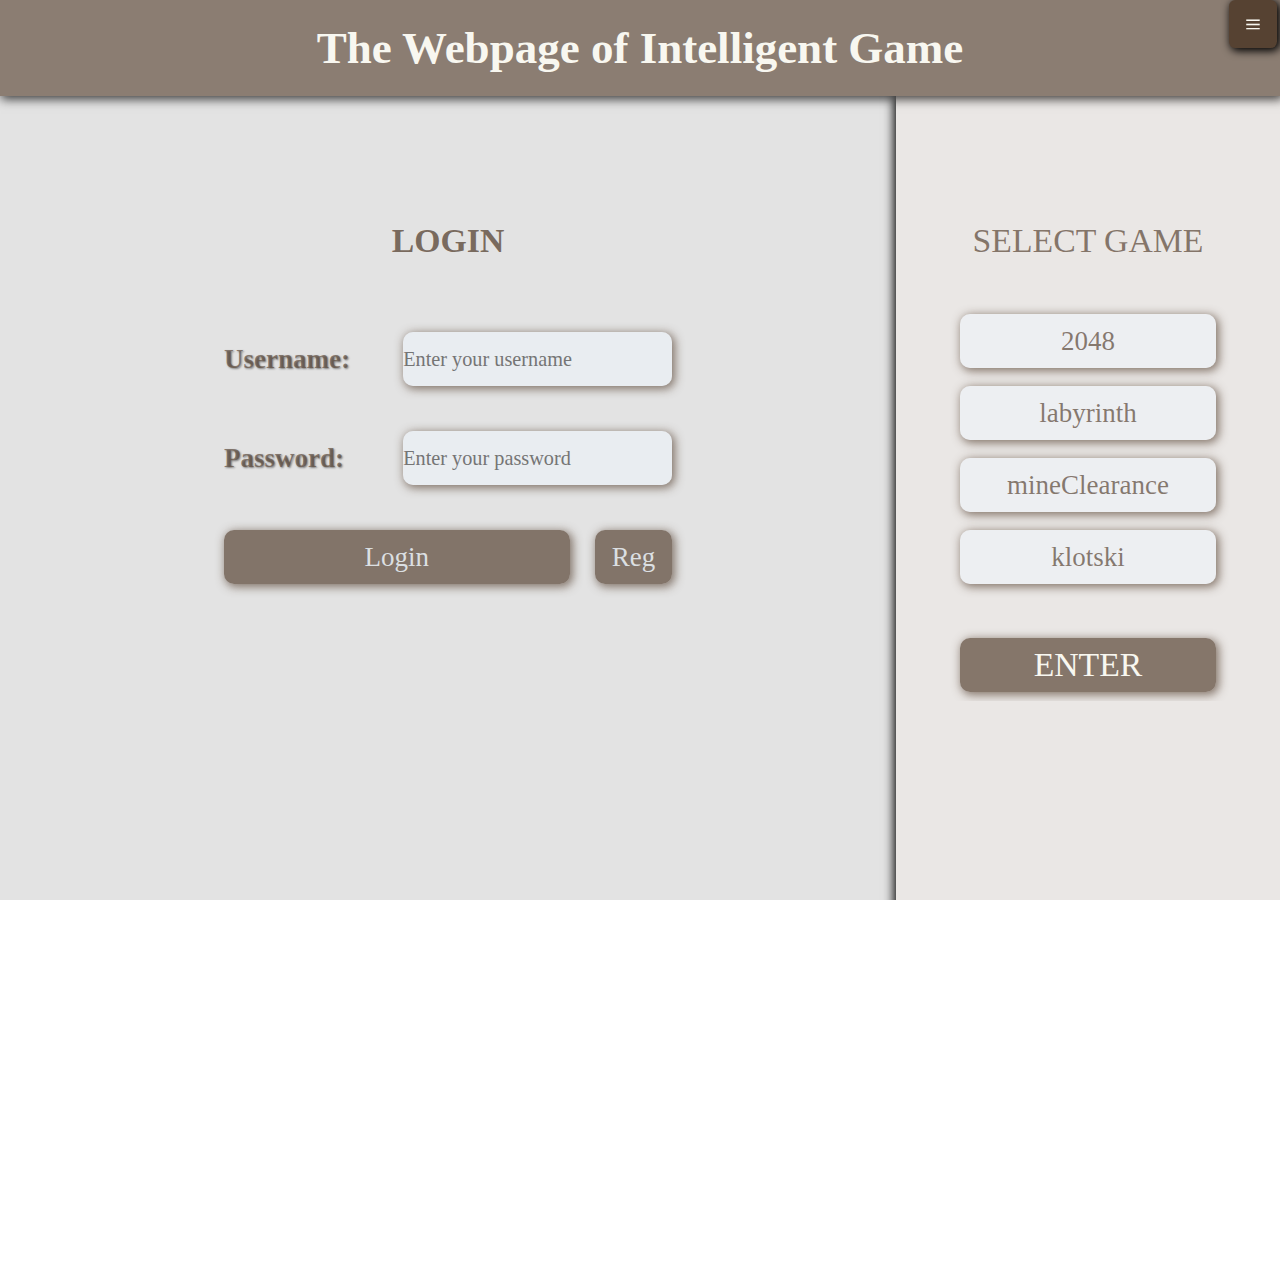
<file: index.html>
<!DOCTYPE html>
<html>

<head>
    <meta charset="UTF-8">
    <meta name="viewport" content="width=device-width, initial-scale=1.0">
    <title>Intelligent webgame</title>
    <link rel="stylesheet" href="./css/common.css">
    <link rel="stylesheet" href="./css/mainPage.css">
    <link rel="icon" href="./img/icon.jpg" type="image/x-icon">
</head>

<body translate="no">
    <script>if (confirm("如果你要前往新的主页面请确认，否则你将留在此页面。点击取消将留在此页面，点击确认将前往新的主页面。")) location.href = "./new_index.html";</script>
    <header id="header">
        <h2 class="interpElem">The Webpage of Intelligent Game</h2><!-- interpElem means interpretableElement -->
        <div id="setting" onclick="partsSwitch()">≡</div>
    </header>
    <main id="main">
        <main>
            <div id="login">
                <h2 class="interpElem">LOGIN</h2>
                <form method="post" action="">
                    <!-- actually it can't post to backend,because i haven't learned that yet,so that all the data are stored in local-->
                    <div>
                        <label for="username" class="interpElem">Username:</label>
                        <input type="text" id="username" name="username" required placeholder="Enter your username">
                    </div>
                    <div>
                        <label for="password" class="interpElem">Password:&nbsp;</label>
                        <input type="password" id="password" name="password" required placeholder="Enter your password">
                    </div>
                    <div>
                        <button type="submit" class="interpElem" onclick="login()">Login</button>
                        <button type="button" class="interpElem" onclick="register()">Reg</button>
                    </div>
                </form>
            </div>
            <div id="hello"></div>
            <div id="recordContent"></div>
            <div id="accountContent"></div>
            <div id="languageContent"></div>
            <div id="themeContent"></div>
            <div id="otherContent"></div>
            <div id="aboutContent"></div>
            <div id="helpContent"></div>
        </main>
        <aside id="aside">
            <div id="selectGamePart">
                <div id="choose" class="interpElem">SELECT GAME</div>
                <ul id="ulSelectGame">
                    <li class="interpElem" onclick='selectGame(this,"game2048")'>2048</li>
                    <li class="interpElem" onclick='selectGame(this,"labyrinth")'>labyrinth</li>
                    <li class="interpElem" onclick='selectGame(this,"mineClearance")'>mineClearance</li>
                    <li class="interpElem" onclick='selectGame(this,"klotski")'>klotski</li>
                </ul>
                <div id="submit" class="interpElem" onclick="selectGame(this,0)">ENTER</div>
            </div>
            <div id="settingPart"><!-- settingPart hidden by default -->
                <div id="settingTitle" class="interpElem">SETTING</div>
                <ul id="ulSetting">
                    <li class="interpElem" id="setting-record" onclick='settings("record")'>record</li>
                    <li class="interpElem" id="setting-account" onclick='settings("account")'>account</li>
                    <li class="interpElem" id="setting-language" onclick='settings("language")'>language</li>
                    <li class="interpElem" id="setting-theme" onclick='settings("theme")'>theme</li>
                    <li class="interpElem" id="setting-other" onclick='settings("other")'>other</li>
                    <li class="interpElem" id="setting-about" onclick='settings("about")'>about</li>
                    <li class="interpElem" id="setting-help" onclick='settings("help")'>help</li>
                </ul>
            </div>
        </aside>
    </main>
    <div id="screenBlock">
        <div id="alertInfo">
            <div id="info">
                <h2>Alert</h2>
                <p></p>
            </div>
            <div id="determine">OK</div>
        </div>
    </div>
    <div id="themeBlock"></div>
    <!-- special chars ≡⋯⋮⨉ -->
    <script src="./js/mainPage.js"></script>
    <script src="./js/common.js"></script>
</body>

</html>
<!-- i'm delight that you're looking my code.i cant tell who you're,but i think you definitely possess the enthusiasm for coding at least.-->
<!-- editor:Boyang Zhang -->
</file>
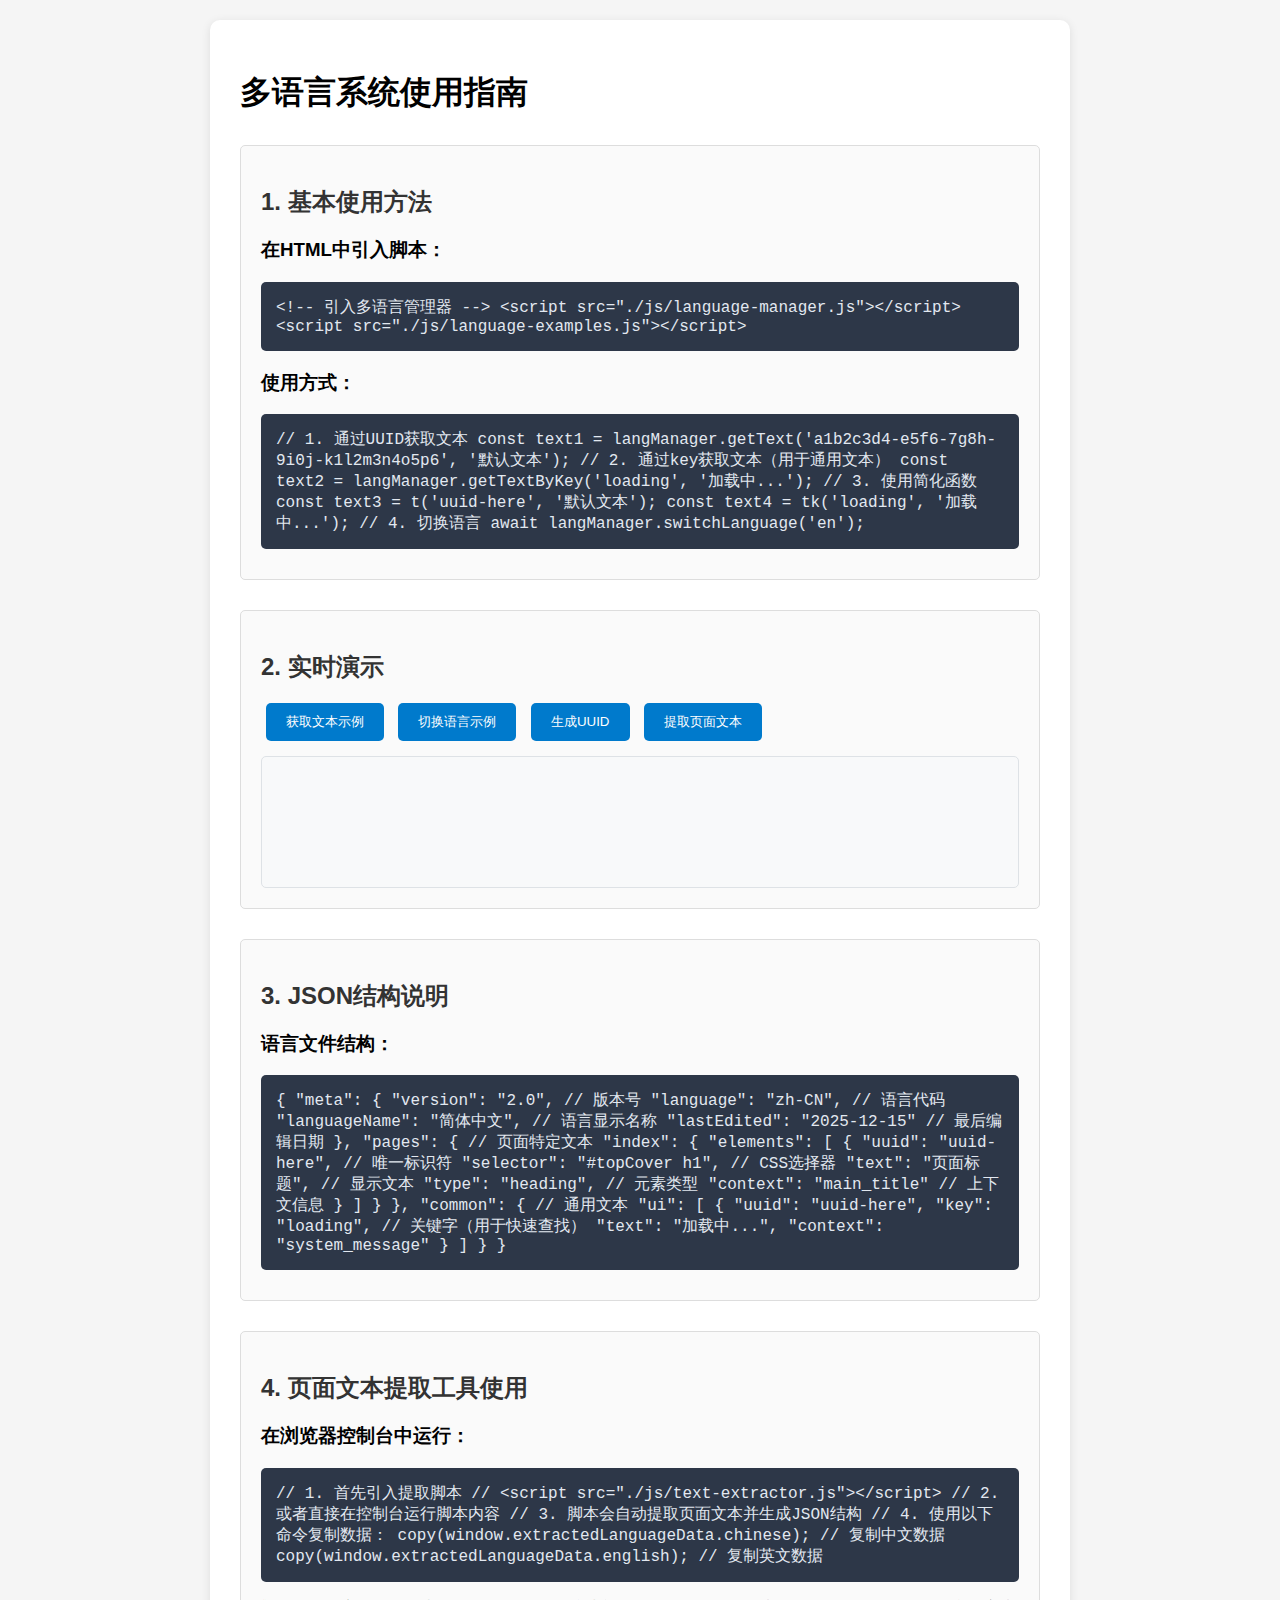
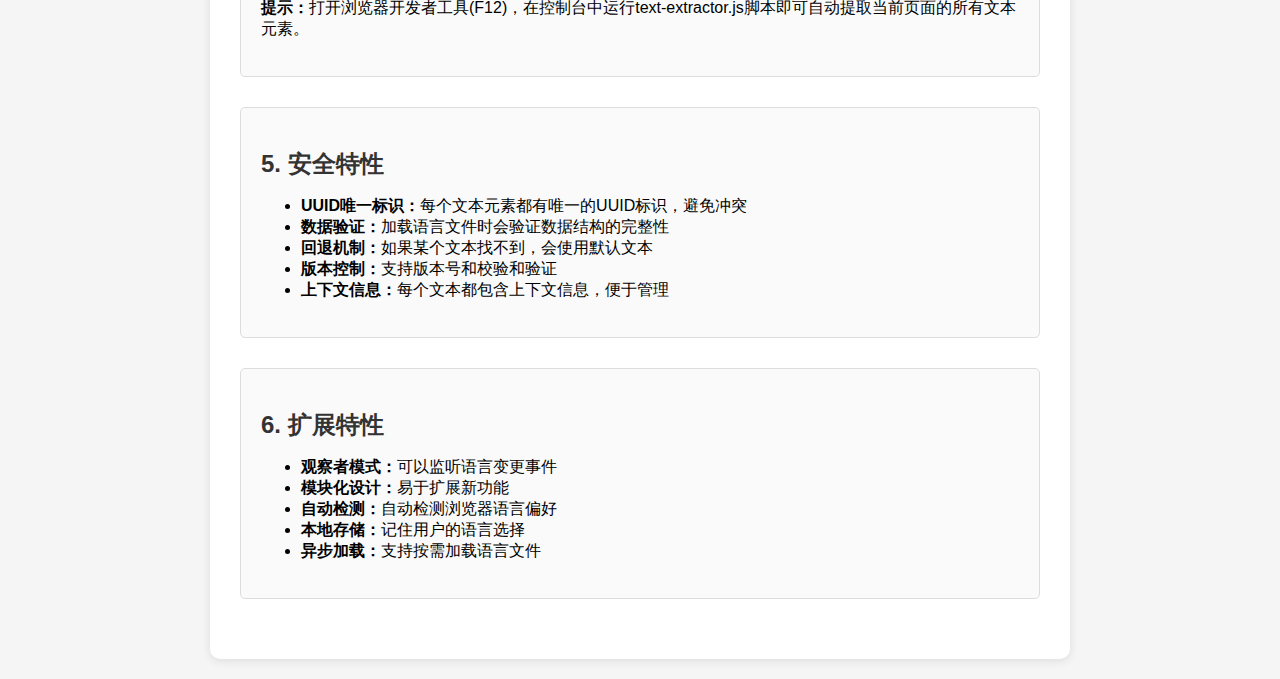
<file: language-demo.html>
<!DOCTYPE html>
<html translate="no">
<head>
    <meta charset="UTF-8">
    <meta name="viewport" content="width=device-width, initial-scale=1.0">
    <title>多语言系统使用示例</title>
    <style>
        body {
            font-family: Arial, sans-serif;
            margin: 0;
            padding: 20px;
            background: #f5f5f5;
        }
        
        .container {
            max-width: 800px;
            margin: 0 auto;
            background: white;
            padding: 30px;
            border-radius: 10px;
            box-shadow: 0 2px 10px rgba(0,0,0,0.1);
        }
        
        .demo-section {
            margin: 30px 0;
            padding: 20px;
            border: 1px solid #ddd;
            border-radius: 5px;
            background: #fafafa;
        }
        
        .demo-title {
            color: #333;
            margin-bottom: 15px;
        }
        
        .code-block {
            background: #2d3748;
            color: #e2e8f0;
            padding: 15px;
            border-radius: 5px;
            overflow-x: auto;
            font-family: 'Courier New', monospace;
            margin: 10px 0;
        }
        
        .button {
            background: #007ACC;
            color: white;
            border: none;
            padding: 10px 20px;
            border-radius: 5px;
            cursor: pointer;
            margin: 5px;
        }
        
        .button:hover {
            background: #005999;
        }
        
        #output {
            background: #f8f9fa;
            border: 1px solid #dee2e6;
            padding: 15px;
            border-radius: 5px;
            min-height: 100px;
            margin-top: 10px;
        }
    </style>
</head>
<body>
    <div class="container">
        <h1 id="main-title" data-uuid="main-title-uuid">多语言系统使用指南</h1>
        
        <div class="demo-section">
            <h2 class="demo-title">1. 基本使用方法</h2>
            
            <h3>在HTML中引入脚本：</h3>
            <div class="code-block">
&lt;!-- 引入多语言管理器 --&gt;
&lt;script src="./js/language-manager.js"&gt;&lt;/script&gt;
&lt;script src="./js/language-examples.js"&gt;&lt;/script&gt;
            </div>
            
            <h3>使用方式：</h3>
            <div class="code-block">
// 1. 通过UUID获取文本
const text1 = langManager.getText('a1b2c3d4-e5f6-7g8h-9i0j-k1l2m3n4o5p6', '默认文本');

// 2. 通过key获取文本（用于通用文本）
const text2 = langManager.getTextByKey('loading', '加载中...');

// 3. 使用简化函数
const text3 = t('uuid-here', '默认文本');
const text4 = tk('loading', '加载中...');

// 4. 切换语言
await langManager.switchLanguage('en');
            </div>
        </div>

        <div class="demo-section">
            <h2 class="demo-title">2. 实时演示</h2>
            
            <button class="button" onclick="demoGetText()">获取文本示例</button>
            <button class="button" onclick="demoSwitchLanguage()">切换语言示例</button>
            <button class="button" onclick="demoGenerateUUID()">生成UUID</button>
            <button class="button" onclick="demoExtractText()">提取页面文本</button>
            
            <div id="output"></div>
        </div>

        <div class="demo-section">
            <h2 class="demo-title">3. JSON结构说明</h2>
            
            <h3>语言文件结构：</h3>
            <div class="code-block">
{
    "meta": {
        "version": "2.0",              // 版本号
        "language": "zh-CN",           // 语言代码
        "languageName": "简体中文",    // 语言显示名称
        "lastEdited": "2025-12-15"     // 最后编辑日期
    },
    "pages": {                         // 页面特定文本
        "index": {
            "elements": [
                {
                    "uuid": "uuid-here",       // 唯一标识符
                    "selector": "#topCover h1", // CSS选择器
                    "text": "页面标题",        // 显示文本
                    "type": "heading",         // 元素类型
                    "context": "main_title"    // 上下文信息
                }
            ]
        }
    },
    "common": {                        // 通用文本
        "ui": [
            {
                "uuid": "uuid-here",
                "key": "loading",          // 关键字（用于快速查找）
                "text": "加载中...",
                "context": "system_message"
            }
        ]
    }
}
            </div>
        </div>

        <div class="demo-section">
            <h2 class="demo-title">4. 页面文本提取工具使用</h2>
            
            <h3>在浏览器控制台中运行：</h3>
            <div class="code-block">
// 1. 首先引入提取脚本
// &lt;script src="./js/text-extractor.js"&gt;&lt;/script&gt;

// 2. 或者直接在控制台运行脚本内容

// 3. 脚本会自动提取页面文本并生成JSON结构

// 4. 使用以下命令复制数据：
copy(window.extractedLanguageData.chinese);  // 复制中文数据
copy(window.extractedLanguageData.english);  // 复制英文数据
            </div>
            
            <p><strong>提示：</strong>打开浏览器开发者工具(F12)，在控制台中运行text-extractor.js脚本即可自动提取当前页面的所有文本元素。</p>
        </div>

        <div class="demo-section">
            <h2 class="demo-title">5. 安全特性</h2>
            
            <ul>
                <li><strong>UUID唯一标识：</strong>每个文本元素都有唯一的UUID标识，避免冲突</li>
                <li><strong>数据验证：</strong>加载语言文件时会验证数据结构的完整性</li>
                <li><strong>回退机制：</strong>如果某个文本找不到，会使用默认文本</li>
                <li><strong>版本控制：</strong>支持版本号和校验和验证</li>
                <li><strong>上下文信息：</strong>每个文本都包含上下文信息，便于管理</li>
            </ul>
        </div>

        <div class="demo-section">
            <h2 class="demo-title">6. 扩展特性</h2>
            
            <ul>
                <li><strong>观察者模式：</strong>可以监听语言变更事件</li>
                <li><strong>模块化设计：</strong>易于扩展新功能</li>
                <li><strong>自动检测：</strong>自动检测浏览器语言偏好</li>
                <li><strong>本地存储：</strong>记住用户的语言选择</li>
                <li><strong>异步加载：</strong>支持按需加载语言文件</li>
            </ul>
        </div>
    </div>

    <!-- 引入多语言系统 -->
    <script src="./js/language-manager.js"></script>
    <script src="./js/language-examples.js"></script>
    
    <script>
        // 演示函数
        function demoGetText() {
            const output = document.getElementById('output');
            const currentLang = langManager.getCurrentLanguage();
            
            output.innerHTML = `
                <h4>当前语言: ${currentLang}</h4>
                <p>通过UUID获取文本: ${t('a1b2c3d4-e5f6-7g8h-9i0j-k1l2m3n4o5p6', '默认文本示例')}</p>
                <p>通过Key获取文本: ${tk('loading', '加载中...')}</p>
                <p>错误示例 (UUID不存在): ${t('non-existent-uuid', '这是默认文本')}</p>
            `;
        }
        
        async function demoSwitchLanguage() {
            const output = document.getElementById('output');
            const currentLang = langManager.getCurrentLanguage();
            const newLang = currentLang === 'zh-CN' ? 'en' : 'zh-CN';
            
            try {
                await langManager.switchLanguage(newLang);
                output.innerHTML = `
                    <h4>✅ 语言切换成功!</h4>
                    <p>从 ${currentLang} 切换到 ${newLang}</p>
                    <p>当前语言: ${langManager.getCurrentLanguage()}</p>
                `;
            } catch (error) {
                output.innerHTML = `
                    <h4>❌ 语言切换失败</h4>
                    <p>错误: ${error.message}</p>
                `;
            }
        }
        
        function demoGenerateUUID() {
            const output = document.getElementById('output');
            const uuid1 = langManager.generateUUID();
            const uuid2 = LanguageUtils.uuid();
            
            output.innerHTML = `
                <h4>生成的UUID示例:</h4>
                <p>UUID 1: <code>${uuid1}</code></p>
                <p>UUID 2: <code>${uuid2}</code></p>
                <p><small>每次调用都会生成不同的UUID</small></p>
            `;
        }
        
        function demoExtractText() {
            const output = document.getElementById('output');
            
            // 模拟提取结果
            const mockExtraction = {
                "uuid": langManager.generateUUID(),
                "selector": "#main-title",
                "text": document.getElementById('main-title').textContent,
                "type": "heading",
                "context": "page_title"
            };
            
            output.innerHTML = `
                <h4>页面文本提取示例:</h4>
                <pre><code>${JSON.stringify(mockExtraction, null, 2)}</code></pre>
                <p><small>在实际使用中，在控制台运行 text-extractor.js 可以提取整个页面的文本</small></p>
            `;
        }
    </script>
</body>
</html>
</file>
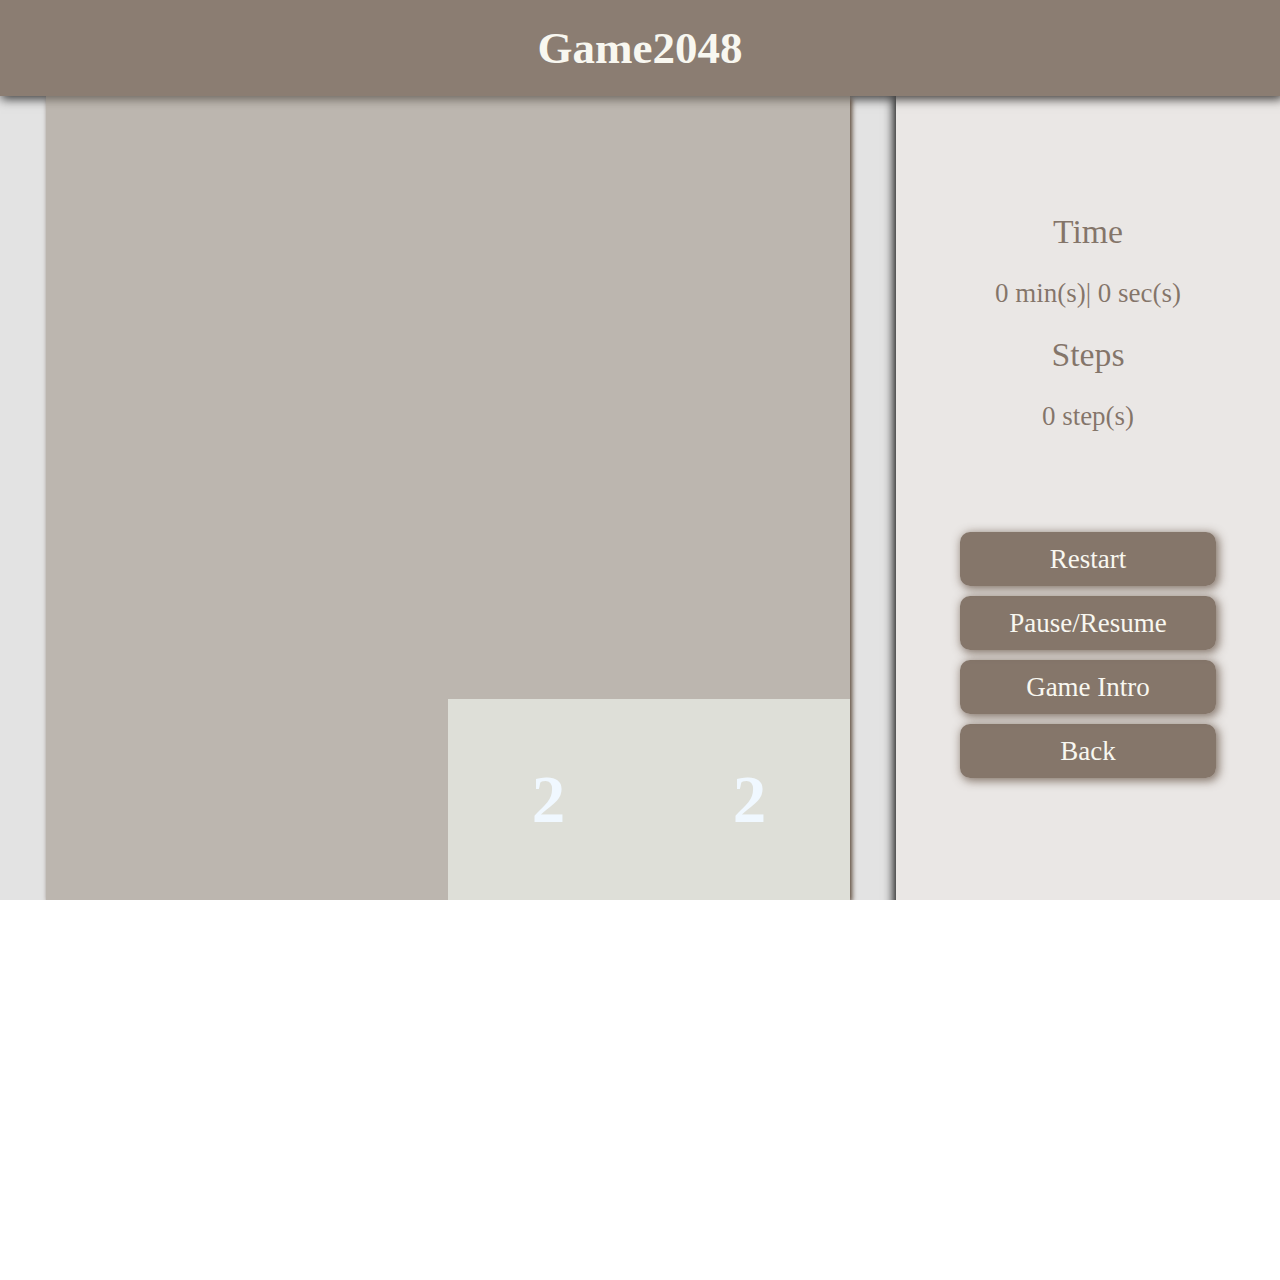
<file: subpages/game2048.html>
<!DOCTYPE html>
<html>

<head>
	<meta charset="UTF-8">
	<meta name="viewport" content="width=device-width, initial-scale=1.0">
	<title>Webgame-2048</title>
	<link type="text/css" rel="stylesheet" href="../css/common.css" />
	<link type="text/css" rel="stylesheet" href="../css/game2048.css" />
	<link rel="icon" href="../img/icon.jpg" type="image/x-icon">
</head>

<body translate="no">
	<header id="header">
		<h2 class="interpElem">Game2048</h2>
	</header>
	<main id="main">
		<main>
			<div id="box">
				<ul id="box2048"></ul>
			</div>
		</main>
		<aside id="aside">
			<h2 id="time" class="interpElem">Time</h2>
			<div class="showDiv">
				<span>0</span>
				<span class="interpElem">min(s)|</span>
				<span>0</span>
				<span class="interpElem">sec(s)</span>
			</div>
			<h2 id="step" class="interpElem">Steps</h2>
			<div class="showDiv">
				<span>0</span>
				<span class="interpElem">step(s)</span>
			</div>
			<div id="admin">
				<div id="restart" class="interpElem" onclick="restart()">Restart</div>
				<div id="pause" class="interpElem" onclick="pause()">Pause/Resume</div>
				<div id="intro" class="interpElem" onclick="gameIntro('game2048')">Game Intro</div>
				<div id="back" class="interpElem" onclick="back()">Back</div>
			</div>
		</aside>
	</main>
	<div id="screenBlock">
		<div id="alertInfo">
			<div id="info">
				<h2>Alert</h2>
				<p></p>
			</div>
			<div id="determine">OK</div>
		</div>
	</div>
    <div id="themeBlock"></div>
	<script src="../js/game2048.js"></script>
	<script src="../js/common.js"></script>
</body>

</html>
</file>
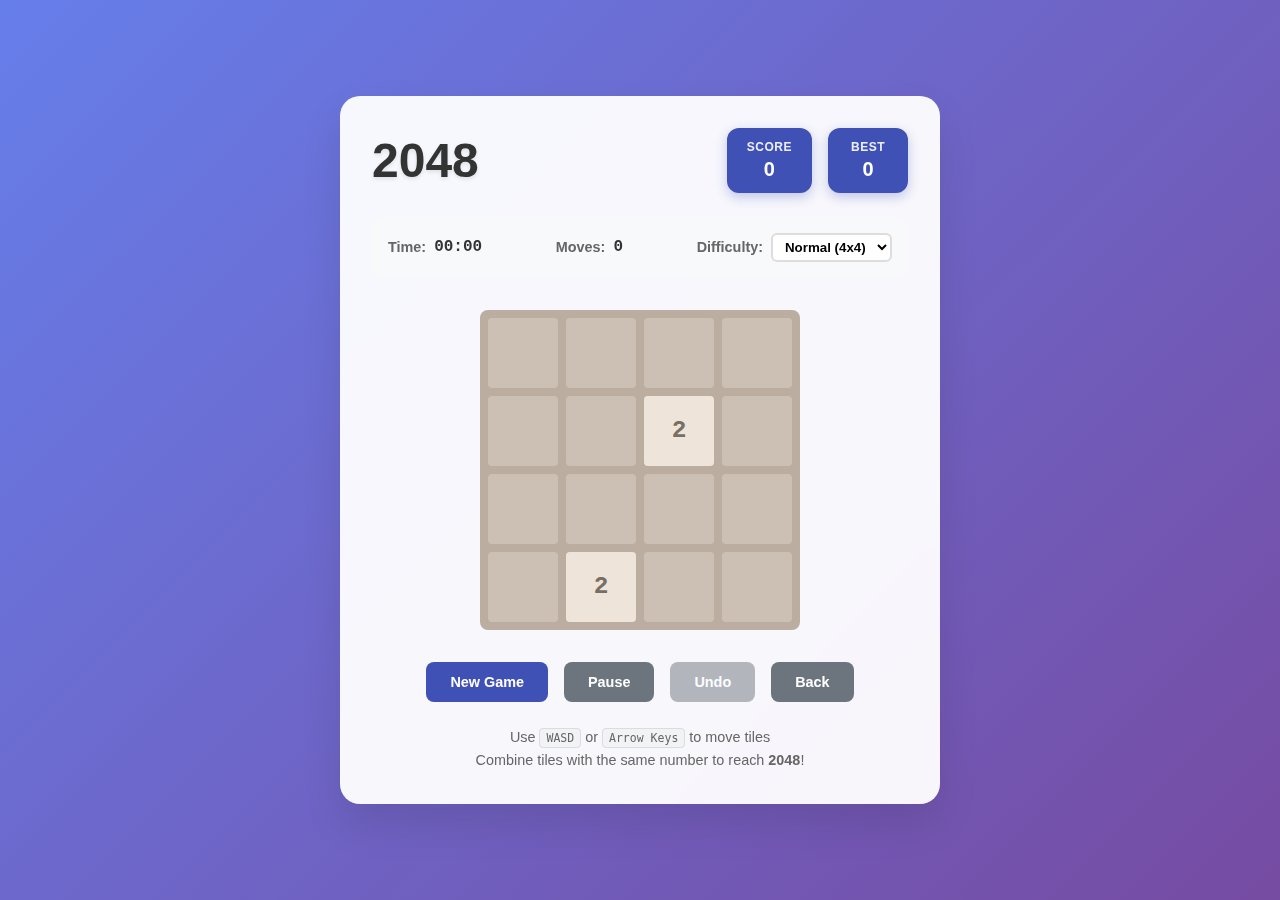
<file: subpages/game2048_new.html>
<!DOCTYPE html>
<html lang="en">
<head>
    <meta charset="UTF-8">
    <meta name="viewport" content="width=device-width, initial-scale=1.0">
    <title>2048 - Simple & Clean</title>
    <link rel="stylesheet" href="../css/game2048_new.css">
    <link rel="icon" href="../img/icon.jpg" type="image/x-icon">
    <script src="../js/themeManager.js"></script>
</head>
<body>
    <div class="container">
        <!-- Header -->
        <header class="header">
            <h1 class="game-title">2048</h1>
            <div class="score-container">
                <div class="score-box">
                    <div class="score-label">Score</div>
                    <div class="score-value" id="current-score">0</div>
                </div>
                <div class="score-box">
                    <div class="score-label">Best</div>
                    <div class="score-value" id="best-score">0</div>
                </div>
            </div>
        </header>

        <!-- Game Info -->
        <div class="game-info">
            <div class="info-item">
                <span class="info-label">Time:</span>
                <span class="info-value" id="game-time">00:00</span>
            </div>
            <div class="info-item">
                <span class="info-label">Moves:</span>
                <span class="info-value" id="move-count">0</span>
            </div>
            <div class="info-item">
                <span class="info-label">Difficulty:</span>
                <select id="difficulty-select" class="difficulty-select">
                    <option value="easy">Easy (3x3)</option>
                    <option value="normal" selected>Normal (4x4)</option>
                    <option value="hard">Hard (5x5)</option>
                </select>
            </div>
        </div>

        <!-- Game Board -->
        <div class="game-container">
            <div class="game-grid" id="game-grid">
                <!-- Game tiles will be dynamically generated here -->
            </div>
            <div class="tile-container" id="tile-container">
                <!-- Moving tiles will be placed here -->
            </div>
        </div>

        <!-- Control Buttons -->
        <div class="controls">
            <button class="control-btn primary" id="new-game-btn">New Game</button>
            <button class="control-btn" id="pause-btn">Pause</button>
            <button class="control-btn" id="undo-btn" disabled>Undo</button>
            <button class="control-btn" id="back-btn" onclick="window.location.href='../index.html'">Back</button>
        </div>

        <!-- Game Instructions -->
        <div class="instructions">
            <p>Use <kbd>WASD</kbd> or <kbd>Arrow Keys</kbd> to move tiles</p>
            <p>Combine tiles with the same number to reach <strong>2048</strong>!</p>
        </div>
    </div>

    <!-- Game Over Modal -->
    <div class="modal" id="game-over-modal">
        <div class="modal-content">
            <h2 id="modal-title">Game Over!</h2>
            <div class="modal-stats">
                <div class="stat-item">
                    <span class="stat-label">Final Score:</span>
                    <span class="stat-value" id="final-score">0</span>
                </div>
                <div class="stat-item">
                    <span class="stat-label">Time Played:</span>
                    <span class="stat-value" id="final-time">00:00</span>
                </div>
                <div class="stat-item">
                    <span class="stat-label">Total Moves:</span>
                    <span class="stat-value" id="final-moves">0</span>
                </div>
                <div class="stat-item">
                    <span class="stat-label">Highest Tile:</span>
                    <span class="stat-value" id="highest-tile">0</span>
                </div>
            </div>
            <div class="modal-buttons">
                <button class="modal-btn primary" id="try-again-btn">Try Again</button>
                <button class="modal-btn" id="close-modal-btn">Close</button>
            </div>
        </div>
    </div>

    <!-- Pause Overlay -->
    <div class="pause-overlay" id="pause-overlay">
        <div class="pause-content">
            <h2>Game Paused</h2>
            <p>Press any key or click to continue</p>
        </div>
    </div>

    <script src="../js/gameStorageManager.js"></script>
    <script src="../js/game2048_new.js"></script>
</body>
</html>
</file>
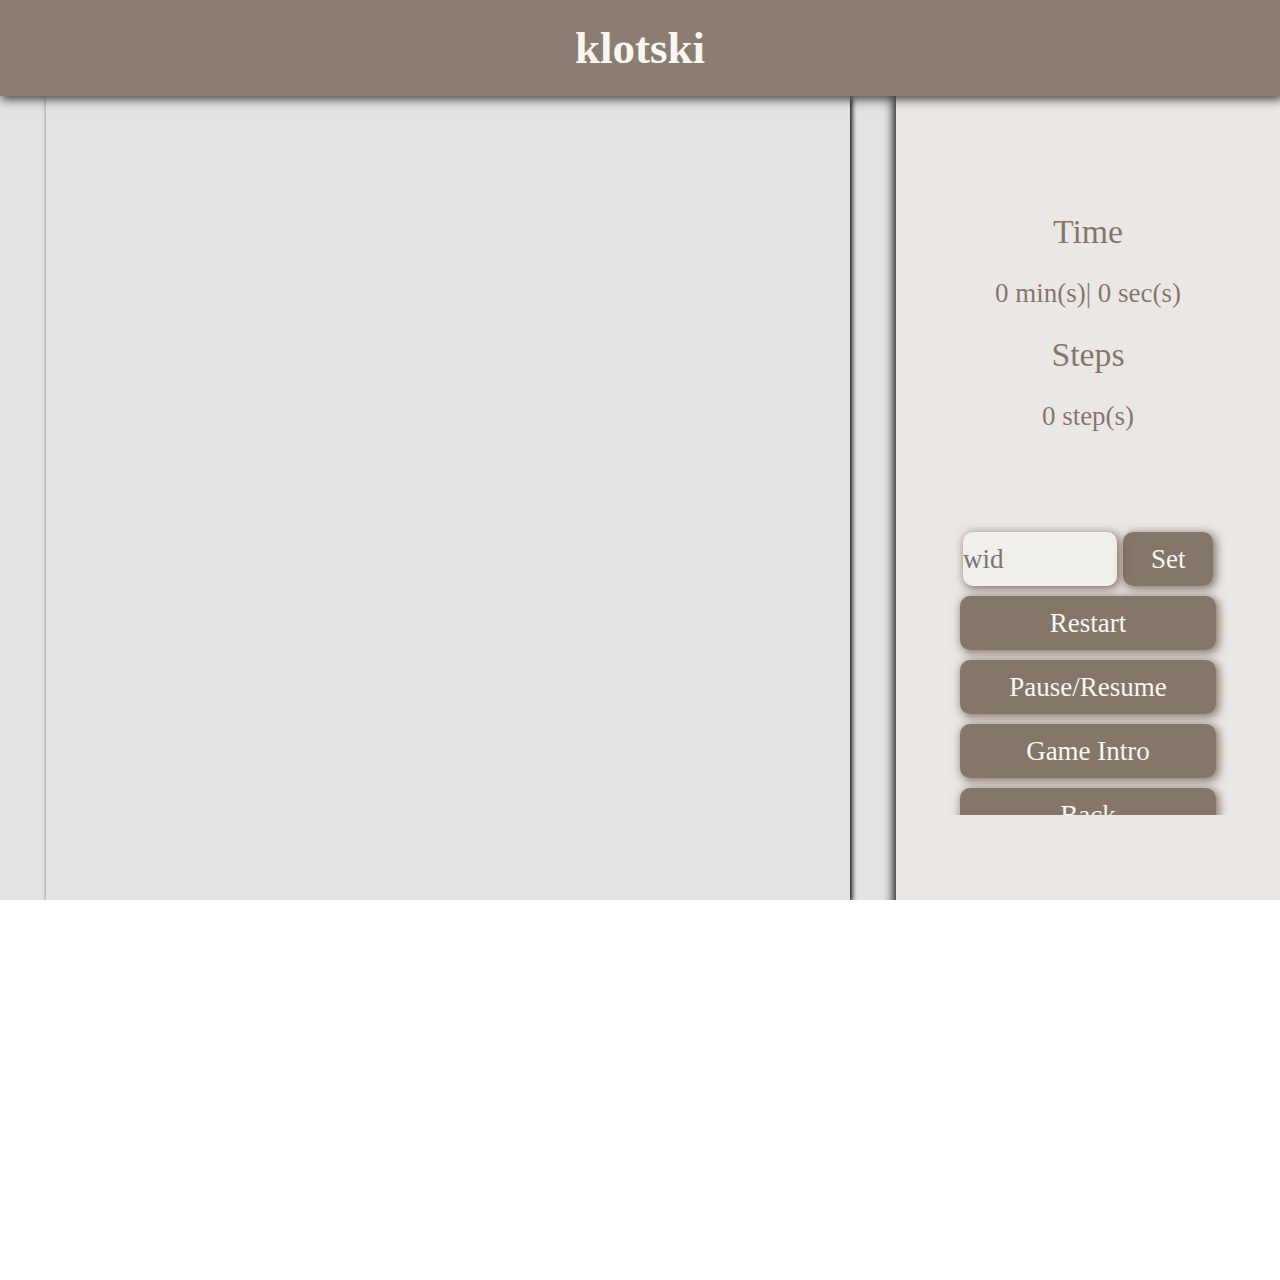
<file: subpages/klotski.html>
<!DOCTYPE html>
<html>

<head>
	<meta charset="UTF-8">
	<meta name="viewport" content="width=device-width, initial-scale=1.0">
	<title>Webgame-klotski</title>
	<link type="text/css" rel="stylesheet" href="../css/klotski.css" />
	<link type="text/css" rel="stylesheet" href="../css/common.css" />
	<link rel="icon" href="../img/icon.jpg" type="image/x-icon">
</head>

<body translate="no">
	<header id="header">
		<h2>klotski</h2>
	</header>
	<main id="main">
		<main>
			<div id="box"></div>
		</main>
		<aside id="aside">
			<h2 id="time" class="interpElem">Time</h2>
			<div class="showDiv">
				<span>0</span>
				<span class="interpElem">min(s)|</span>
				<span>0</span>
				<span class="interpElem">sec(s)</span>
			</div>
			<h2 id="step" class="interpElem">Steps</h2>
			<div class="showDiv">
				<span>0</span>
				<span class="interpElem">step(s)</span>
			</div>
			<div id="admin">
				<input id="boxWHnum" type="text" placeholder="wid">
				<input id="boxWH" type="button" value="Set"
					onclick="initialCreate(+document.querySelector('#boxWHnum').value)">
				<div id="restart" onclick="restart()">Restart</div>
				<div id="pause" onclick="pause()">Pause/Resume</div>
				<div id="intro" onclick="intro('klotski')">Game Intro</div>
				<div id="back" onclick="back()">Back</div>
			</div>
		</aside>
	</main>
	<div id="screenBlock">
		<div id="alertInfo">
			<div id="info">
				<h2>Alert</h2>
				<p></p>
			</div>
			<div id="determine">OK</div>
		</div>
	</div>
    <div id="themeBlock"></div>
	<script src="../js/common.js"></script>
	<script src="../js/klotski.js"></script>
</body>

</html>
</file>
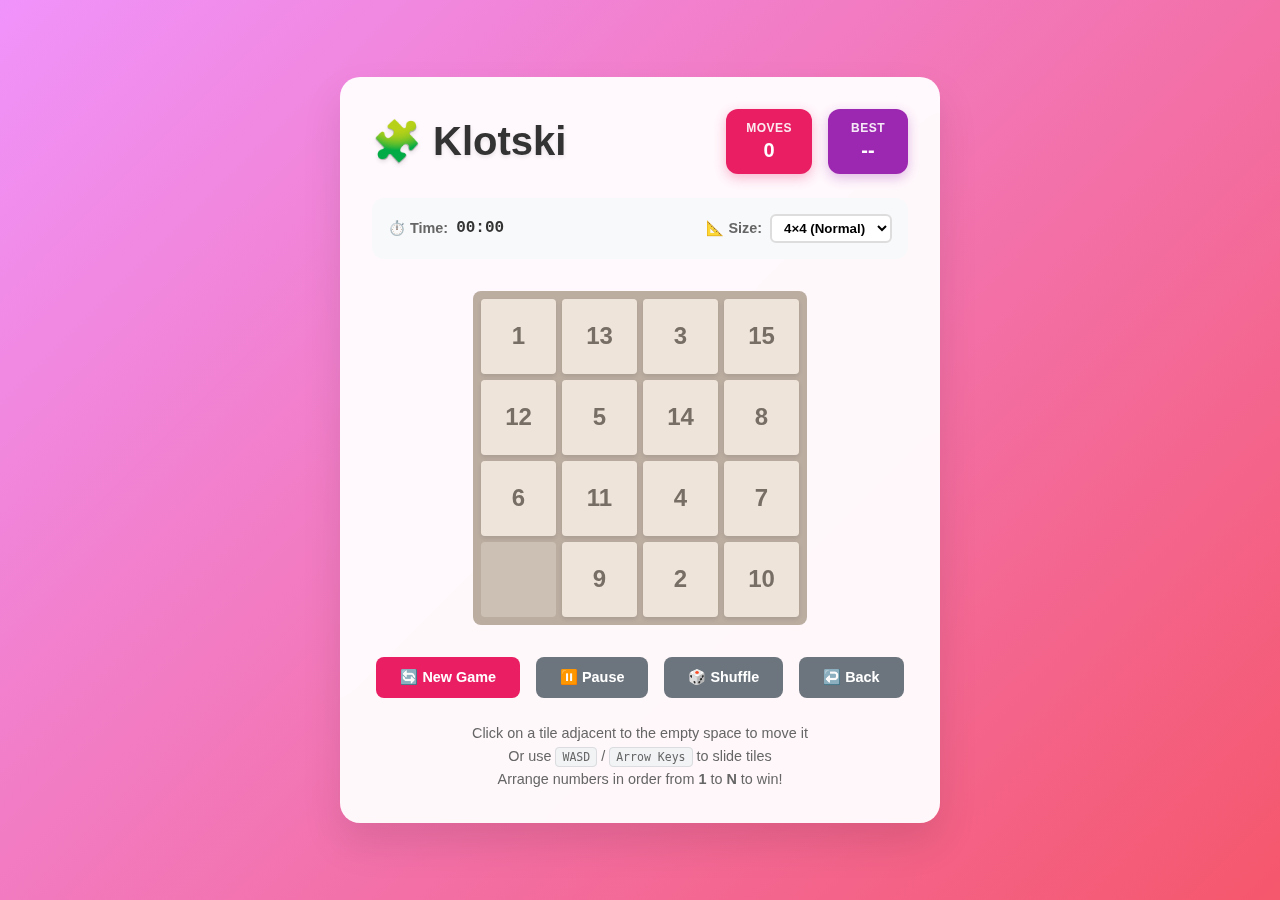
<file: subpages/klotski_new.html>
<!DOCTYPE html>
<html lang="en">
<head>
    <meta charset="UTF-8">
    <meta name="viewport" content="width=device-width, initial-scale=1.0">
    <title>Klotski - Sliding Puzzle</title>
    <link rel="stylesheet" href="../css/klotski_new.css">
    <link rel="icon" href="../img/icon.jpg" type="image/x-icon">
    <script src="../js/themeManager.js"></script>
</head>
<body>
    <div class="container">
        <!-- Header -->
        <header class="header">
            <h1 class="game-title">🧩 Klotski</h1>
            <div class="score-container">
                <div class="score-box">
                    <div class="score-label">Moves</div>
                    <div class="score-value" id="move-count">0</div>
                </div>
                <div class="score-box best">
                    <div class="score-label">Best</div>
                    <div class="score-value" id="best-moves">--</div>
                </div>
            </div>
        </header>

        <!-- Game Info -->
        <div class="game-info">
            <div class="info-item">
                <span class="info-label">⏱️ Time:</span>
                <span class="info-value" id="game-time">00:00</span>
            </div>
            <div class="info-item">
                <span class="info-label">📐 Size:</span>
                <select id="grid-size-select" class="size-select">
                    <option value="3">3×3 (Easy)</option>
                    <option value="4" selected>4×4 (Normal)</option>
                    <option value="5">5×5 (Hard)</option>
                </select>
            </div>
        </div>

        <!-- Game Board -->
        <div class="game-container">
            <div class="puzzle-grid" id="puzzle-grid">
                <!-- Puzzle tiles will be dynamically generated here -->
            </div>
        </div>

        <!-- Control Buttons -->
        <div class="controls">
            <button class="control-btn primary" id="new-game-btn">🔄 New Game</button>
            <button class="control-btn" id="pause-btn">⏸️ Pause</button>
            <button class="control-btn" id="shuffle-btn">🎲 Shuffle</button>
            <button class="control-btn" id="back-btn" onclick="window.location.href='../index.html'">↩️ Back</button>
        </div>

        <!-- Game Instructions -->
        <div class="instructions">
            <p>Click on a tile adjacent to the empty space to move it</p>
            <p>Or use <kbd>WASD</kbd> / <kbd>Arrow Keys</kbd> to slide tiles</p>
            <p>Arrange numbers in order from <strong>1</strong> to <strong>N</strong> to win!</p>
        </div>
    </div>

    <!-- Game Over Modal -->
    <div class="modal" id="game-over-modal">
        <div class="modal-content">
            <h2 id="modal-title">🎉 Congratulations!</h2>
            <div class="modal-stats">
                <div class="stat-item">
                    <span class="stat-label">Total Moves:</span>
                    <span class="stat-value" id="final-moves">0</span>
                </div>
                <div class="stat-item">
                    <span class="stat-label">Time Taken:</span>
                    <span class="stat-value" id="final-time">00:00</span>
                </div>
                <div class="stat-item">
                    <span class="stat-label">Grid Size:</span>
                    <span class="stat-value" id="final-size">4×4</span>
                </div>
                <div class="stat-item">
                    <span class="stat-label">Score:</span>
                    <span class="stat-value" id="final-score">0</span>
                </div>
            </div>
            <div class="modal-buttons">
                <button class="modal-btn primary" id="play-again-btn">Play Again</button>
                <button class="modal-btn" id="close-modal-btn">Close</button>
            </div>
        </div>
    </div>

    <!-- Pause Overlay -->
    <div class="pause-overlay" id="pause-overlay">
        <div class="pause-content">
            <h2>⏸️ Game Paused</h2>
            <p>Press any key or click to continue</p>
        </div>
    </div>

    <script src="../js/gameStorageManager.js"></script>
    <script src="../js/klotski_new.js"></script>
</body>
</html>
</file>
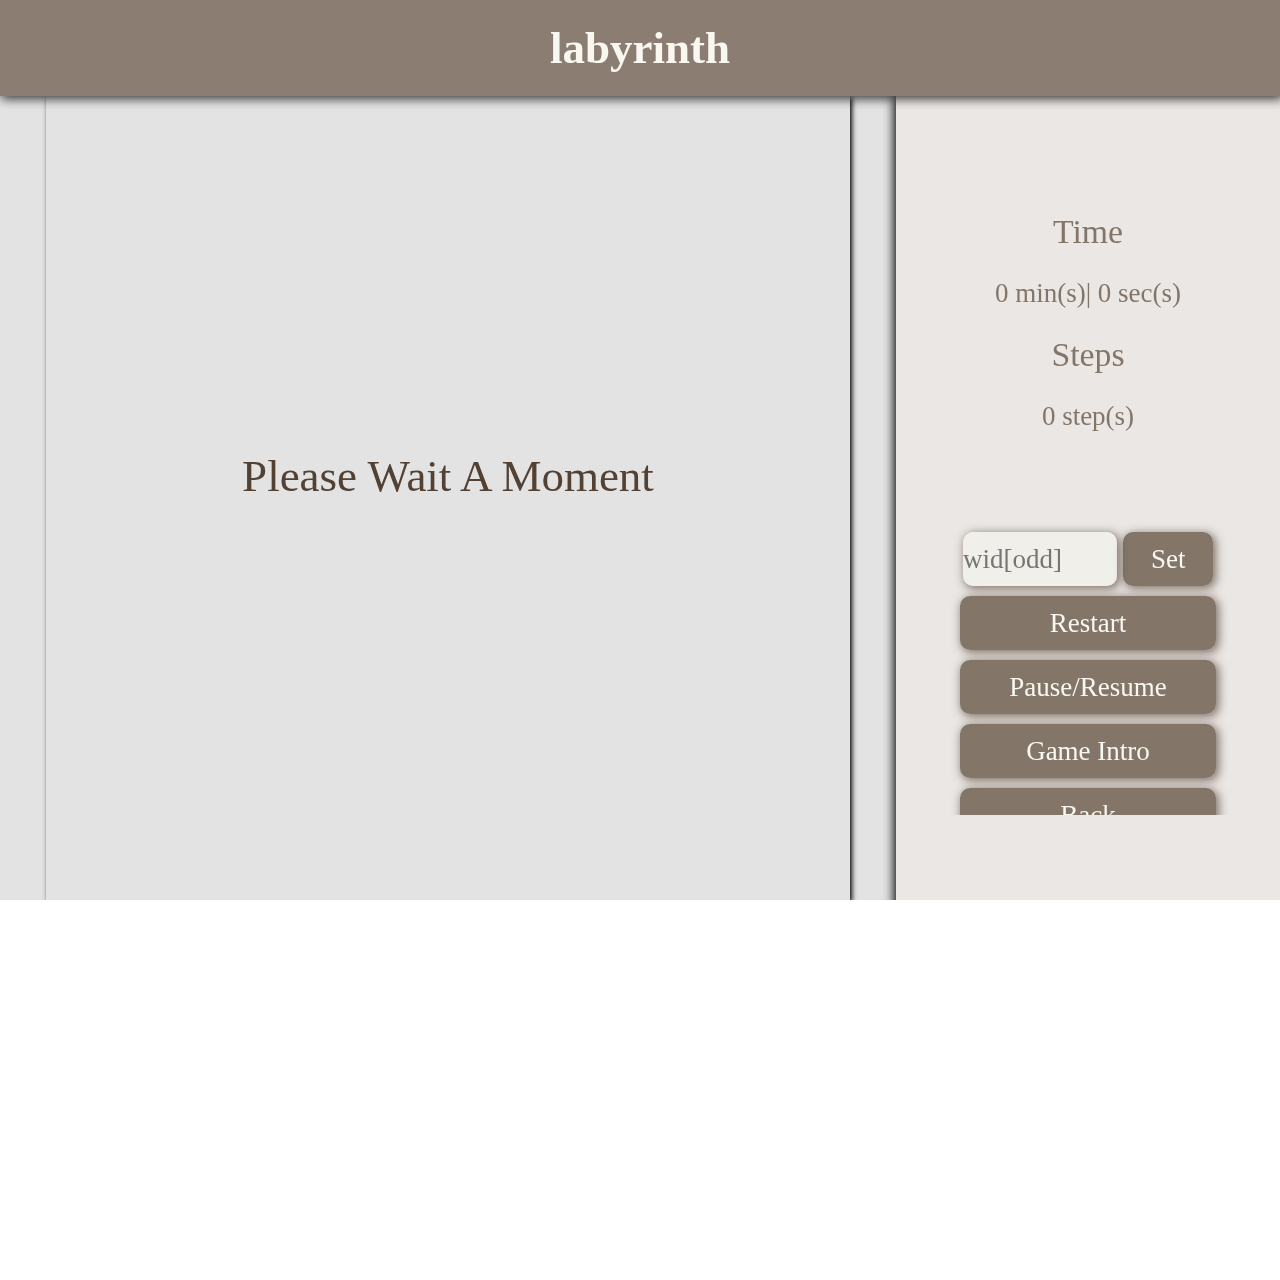
<file: subpages/labyrinth.html>
<!DOCTYPE html>
<html>

<head>
	<meta charset="UTF-8">
	<meta name="viewport" content="width=device-width, initial-scale=1.0">
	<title>Webgame-labyrinth</title>
	<link type="text/css" rel="stylesheet" href="../css/common.css" />
	<link type="text/css" rel="stylesheet" href="../css/labyrinth.css" />
	<link rel="icon" href="../img/icon.jpg" type="image/x-icon">
</head>

<body translate="no">
	<header id="header">
		<h2>labyrinth</h2>
	</header>
	<main id="main">
		<main>
			<div id="box"></div>
			<div id="wait">Please Wait A Moment</div>
		</main>
		<aside id="aside">
			<h2 id="time">Time</h2>
			<div class="showDiv">
				<span>0</span>
				<span class="interpElem">min(s)|</span>
				<span>0</span>
				<span class="interpElem">sec(s)</span>
			</div>
			<h2 id="step">Steps</h2>
			<div class="showDiv">
				<span>0</span>
				<span class="interpElem">step(s)</span>
			</div>
			<div id="admin">
				<input id="boxWHnum" type="text" placeholder="wid[odd]">
				<input id="boxWH" type="button" value="Set"
					onclick="initialCreate(+document.querySelector('#boxWHnum').value)">
				<div id="restart" onclick="restart()">Restart</div>
				<div id="pause" onclick="pause()">Pause/Resume</div>
				<div id="intro" onclick="gameIntro('labyrinth')">Game Intro</div>
				<div id="back" onclick="back()">Back</div>
			</div>
		</aside>
	</main>
	<div id="screenBlock">
		<div id="alertInfo">
			<div id="info">
				<h2>Alert</h2>
				<p></p>
			</div>
			<div id="determine">OK</div>
		</div>
	</div>
    <div id="themeBlock"></div>
	<script src="../js/common.js"></script>
	<script src="../js/labyrinth.js"></script>
</body>

</html>
<!-- ⫷⫸〓⿰⿳⿶⿹〾⿱⿴⿷⿺⿲⿵⿸⿻⨷⩎⩏⩐⩑⩒⩓⩔⩕⩖⩗⩘⩙⩚⩛⩜⩝⩞⩟⨷⨸⨹⨺ -->
</file>
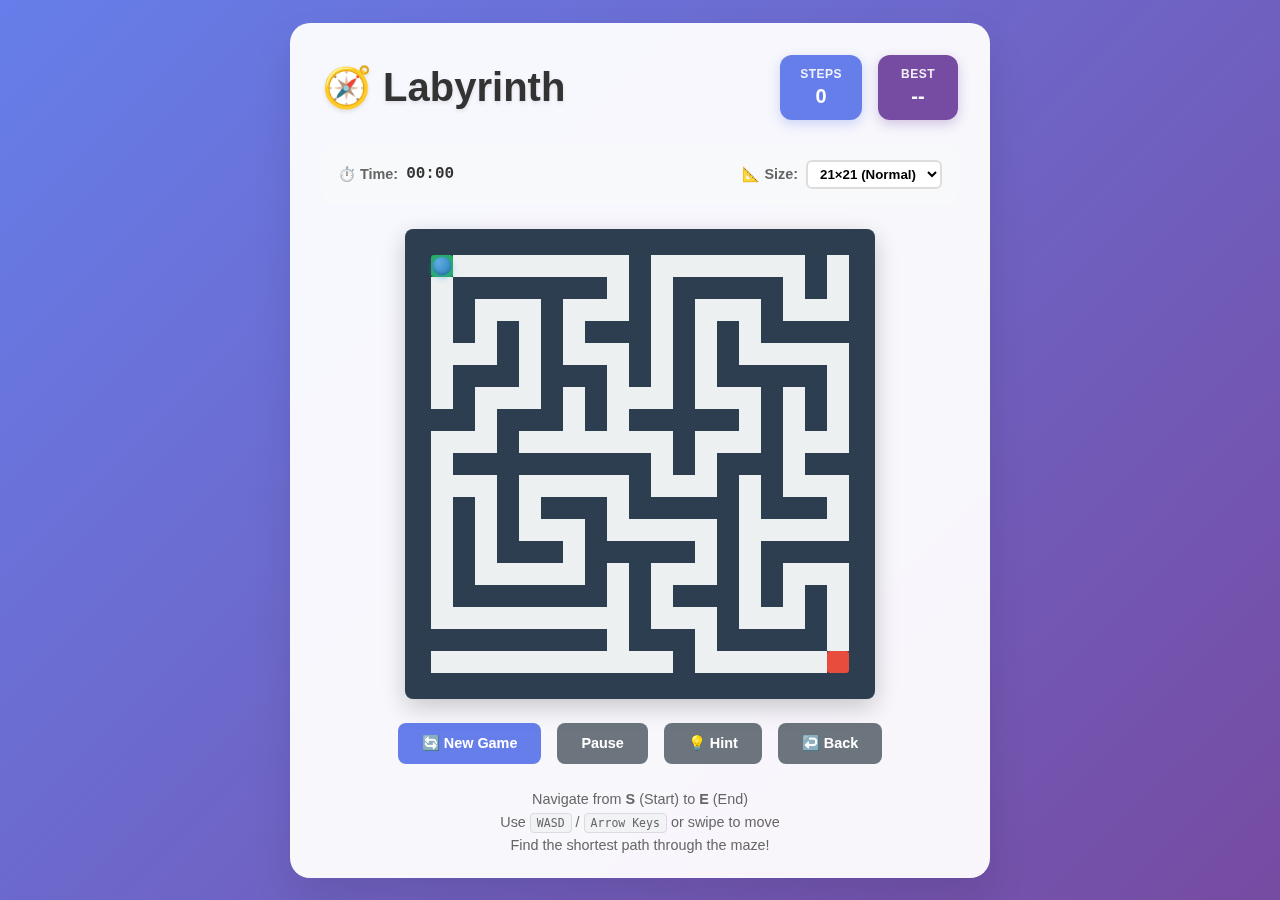
<file: subpages/labyrinth_new.html>
<!DOCTYPE html>
<html lang="en">
<head>
    <meta charset="UTF-8">
    <meta name="viewport" content="width=device-width, initial-scale=1.0">
    <title>Labyrinth - Maze Game</title>
    <link rel="stylesheet" href="../css/labyrinth_new.css">
    <link rel="icon" href="../img/icon.jpg" type="image/x-icon">
</head>
<body>
    <div class="container">
        <!-- Header -->
        <header class="header">
            <h1 class="game-title">🧭 Labyrinth</h1>
            <div class="score-container">
                <div class="score-box">
                    <div class="score-label">Steps</div>
                    <div class="score-value" id="step-count">0</div>
                </div>
                <div class="score-box best">
                    <div class="score-label">Best</div>
                    <div class="score-value" id="best-steps">--</div>
                </div>
            </div>
        </header>

        <!-- Game Info -->
        <div class="game-info">
            <div class="info-item">
                <span class="info-label">⏱️ Time:</span>
                <span class="info-value" id="game-time">00:00</span>
            </div>
            <div class="info-item">
                <span class="info-label">📐 Size:</span>
                <select id="maze-size-select" class="size-select">
                    <option value="11">11×11 (Easy)</option>
                    <option value="21" selected>21×21 (Normal)</option>
                    <option value="31">31×31 (Hard)</option>
                    <option value="41">41×41 (Expert)</option>
                </select>
            </div>
        </div>

        <!-- Game Board -->
        <div class="game-container">
            <div class="maze-grid" id="maze-grid">
                <!-- Maze cells will be dynamically generated here -->
            </div>
            <!-- Loading overlay -->
            <div class="loading-overlay" id="loading-overlay">
                <div class="loading-content">
                    <div class="spinner"></div>
                    <p id="loading-text">Generating maze...</p>
                </div>
            </div>
        </div>

        <!-- Control Buttons -->
        <div class="controls">
            <button class="control-btn primary" id="new-game-btn">🔄 New Game</button>
            <button class="control-btn" id="pause-btn">⏸️ Pause</button>
            <button class="control-btn" id="hint-btn">💡 Hint</button>
            <button class="control-btn" id="back-btn" onclick="history.back()">↩️ Back</button>
        </div>

        <!-- Game Instructions -->
        <div class="instructions">
            <p>Navigate from <strong>S</strong> (Start) to <strong>E</strong> (End)</p>
            <p>Use <kbd>WASD</kbd> / <kbd>Arrow Keys</kbd> or swipe to move</p>
            <p>Find the shortest path through the maze!</p>
        </div>
    </div>

    <!-- Game Over Modal -->
    <div class="modal" id="game-over-modal">
        <div class="modal-content">
            <h2 id="modal-title">🎉 Congratulations!</h2>
            <div class="modal-stats">
                <div class="stat-item">
                    <span class="stat-label">Total Steps:</span>
                    <span class="stat-value" id="final-steps">0</span>
                </div>
                <div class="stat-item">
                    <span class="stat-label">Time Taken:</span>
                    <span class="stat-value" id="final-time">00:00</span>
                </div>
                <div class="stat-item">
                    <span class="stat-label">Maze Size:</span>
                    <span class="stat-value" id="final-size">21×21</span>
                </div>
                <div class="stat-item">
                    <span class="stat-label">Score:</span>
                    <span class="stat-value" id="final-score">0</span>
                </div>
            </div>
            <div class="modal-buttons">
                <button class="modal-btn primary" id="play-again-btn">Play Again</button>
                <button class="modal-btn" id="close-modal-btn">Close</button>
            </div>
        </div>
    </div>

    <!-- Pause Overlay -->
    <div class="pause-overlay" id="pause-overlay">
        <div class="pause-content">
            <h2>⏸️ Game Paused</h2>
            <p>Press any key or click to continue</p>
        </div>
    </div>

    <script src="../js/gameStorageManager.js"></script>
    <script src="../js/labyrinth_new.js"></script>
</body>
</html>
</file>
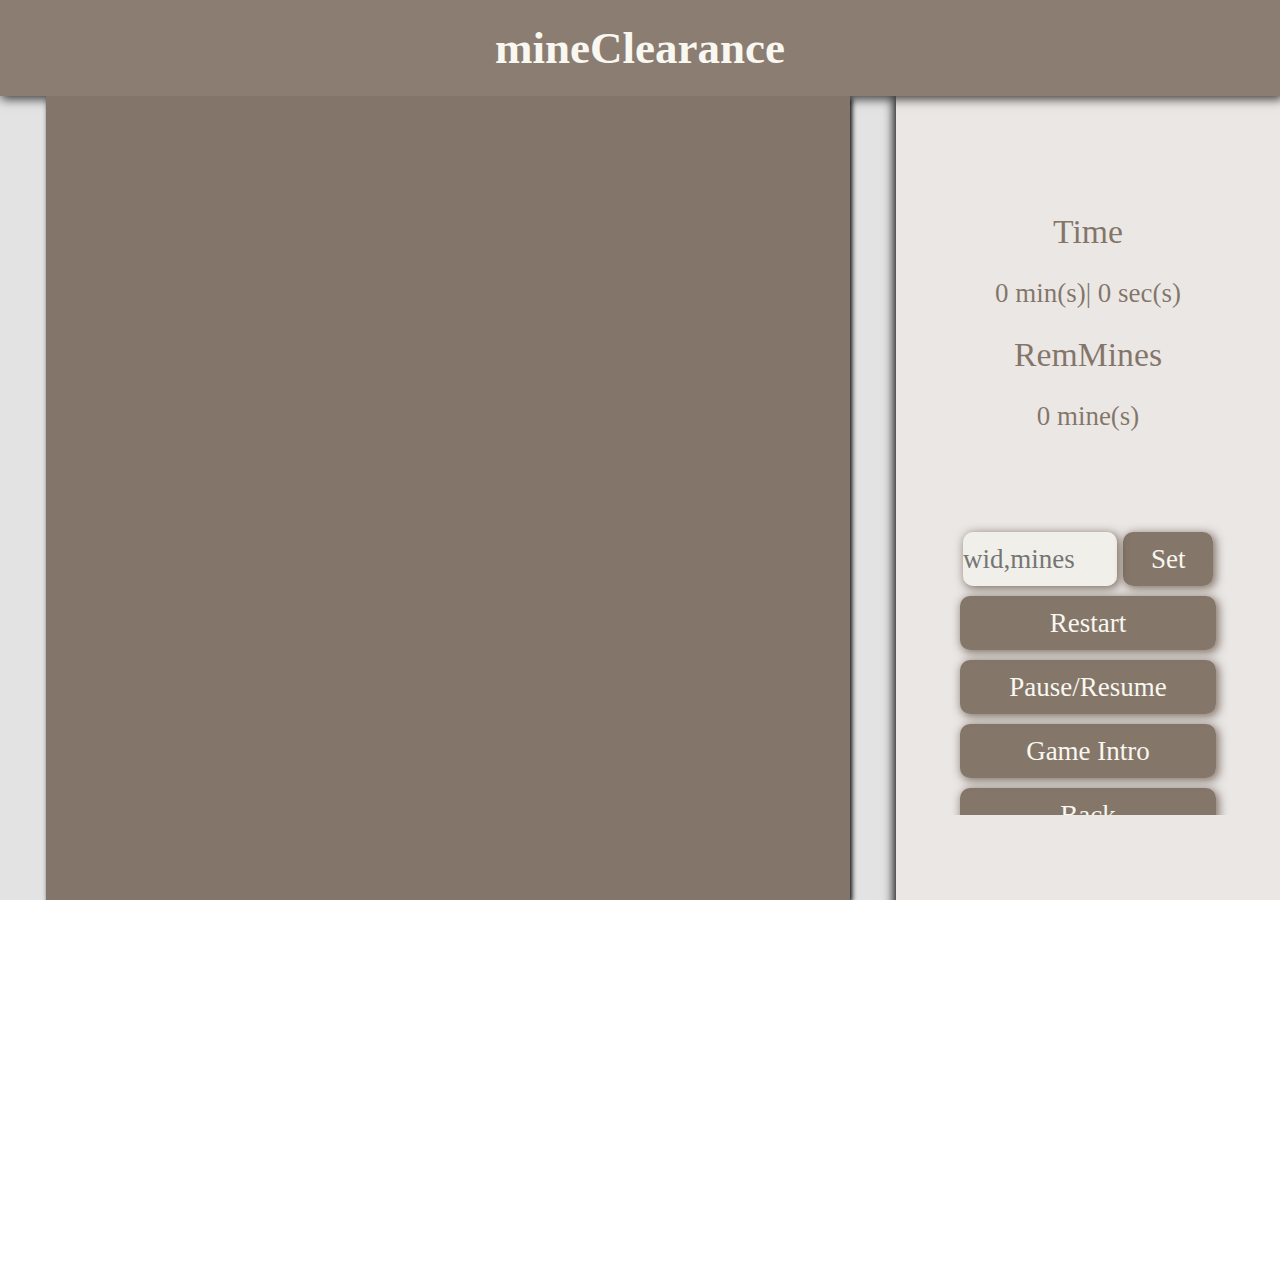
<file: subpages/mineClearance.html>
<!DOCTYPE html>
<html>

<head>
	<meta charset="UTF-8">
	<meta name="viewport" content="width=device-width, initial-scale=1.0">
	<title>Webgame-mineClearance</title>
	<link rel="stylesheet" type="text/css" href="../css/mineClearance.css" />
	<link rel="stylesheet" type="text/css" href="../css/common.css" />
	<link rel="icon" href="../img/icon.jpg" type="image/x-icon">
</head>

<body translate="no">
	<header id="header">
		<h2>mineClearance</h2>
	</header>
	<main id="main">
		<main>
			<div id="box"></div>
			<div id="wait">Please Wait A Moment</div>
		</main>
		<aside id="aside">
			<h2 id="time" class="interpElem">Time</h2>
			<div class="showDiv">
				<span>0</span>
				<span class="interpElem">min(s)|</span>
				<span>0</span>
				<span class="interpElem">sec(s)</span>
			</div>
			<h2 id="step" class="interpElem">RemMines</h2>
			<div class="showDiv">
				<span>0</span>
				<span class="interpElem">mine(s)</span>
			</div>
			<div id="admin">
				<input id="boxWHnum" type="text" placeholder="wid,mines">
				<input id="boxWH" type="button" value="Set"
					onclick="initialCreate(null,document.querySelector('#boxWHnum').value)">
				<div id="restart" onclick="restart()">Restart</div>
				<div id="pause" onclick="pause()">Pause/Resume</div>
				<div id="intro" onclick="gameIntro('mineClearance')">Game Intro</div>
				<div id="back" onclick="back()">Back</div>
			</div>
		</aside>
	</main>
    <div id="themeBlock"></div>
	<div id="screenBlock">
		<div id="alertInfo">
			<div id="info">
				<h2>Alert</h2>
				<p></p>
			</div>
			<div id="determine">OK</div>
		</div>
	</div>
	<script src="../js/common.js"></script>
	<script src="../js/mineClearance.js"></script>
</body>

</html>
</file>
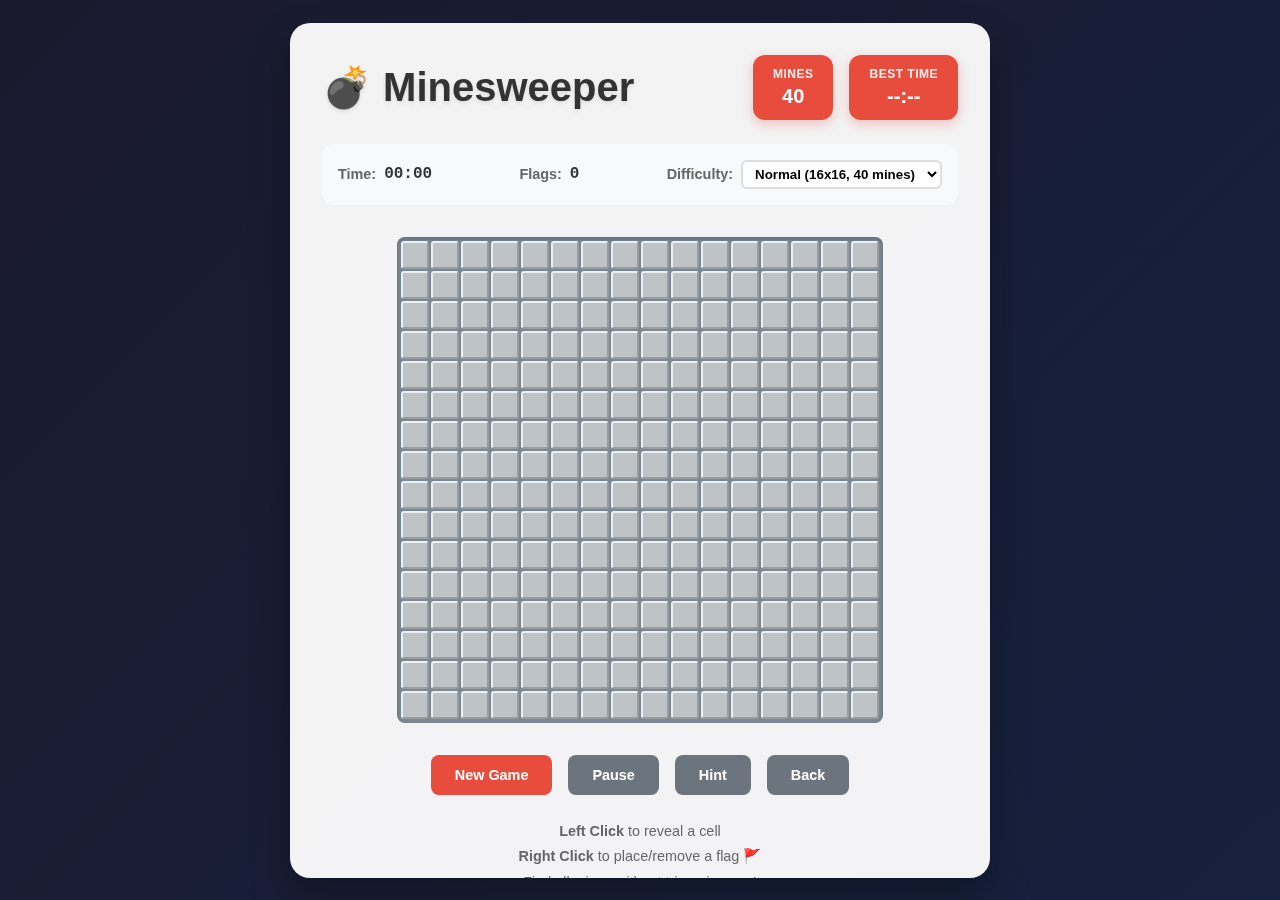
<file: subpages/mineSweeper_new.html>
<!DOCTYPE html>
<html lang="en">
<head>
    <meta charset="UTF-8">
    <meta name="viewport" content="width=device-width, initial-scale=1.0">
    <title>Minesweeper - Simple & Clean</title>
    <link rel="stylesheet" href="../css/mineSweeper_new.css">
    <link rel="icon" href="../img/icon.jpg" type="image/x-icon">
</head>
<body>
    <div class="container">
        <!-- Header -->
        <header class="header">
            <h1 class="game-title">💣 Minesweeper</h1>
            <div class="score-container">
                <div class="score-box">
                    <div class="score-label">Mines</div>
                    <div class="score-value" id="remaining-mines">10</div>
                </div>
                <div class="score-box">
                    <div class="score-label">Best Time</div>
                    <div class="score-value" id="best-time">--:--</div>
                </div>
            </div>
        </header>

        <!-- Game Info -->
        <div class="game-info">
            <div class="info-item">
                <span class="info-label">Time:</span>
                <span class="info-value" id="game-time">00:00</span>
            </div>
            <div class="info-item">
                <span class="info-label">Flags:</span>
                <span class="info-value" id="flag-count">0</span>
            </div>
            <div class="info-item">
                <span class="info-label">Difficulty:</span>
                <select id="difficulty-select" class="difficulty-select">
                    <option value="easy">Easy (9x9, 10 mines)</option>
                    <option value="normal" selected>Normal (16x16, 40 mines)</option>
                    <option value="hard">Hard (20x20, 80 mines)</option>
                </select>
            </div>
        </div>

        <!-- Game Board -->
        <div class="game-container">
            <div class="mine-grid" id="mine-grid">
                <!-- Mine cells will be dynamically generated here -->
            </div>
        </div>

        <!-- Control Buttons -->
        <div class="controls">
            <button class="control-btn primary" id="new-game-btn">New Game</button>
            <button class="control-btn" id="pause-btn">Pause</button>
            <button class="control-btn" id="hint-btn">Hint</button>
            <button class="control-btn" id="back-btn" onclick="window.location.href='../index.html'">Back</button>
        </div>

        <!-- Game Instructions -->
        <div class="instructions">
            <p><strong>Left Click</strong> to reveal a cell</p>
            <p><strong>Right Click</strong> to place/remove a flag 🚩</p>
            <p>Find all mines without triggering any!</p>
        </div>
    </div>

    <!-- Game Over Modal -->
    <div class="modal" id="game-over-modal">
        <div class="modal-content">
            <h2 id="modal-title">Game Over!</h2>
            <div class="modal-stats">
                <div class="stat-item">
                    <span class="stat-label">Result:</span>
                    <span class="stat-value" id="game-result">Lost</span>
                </div>
                <div class="stat-item">
                    <span class="stat-label">Time Played:</span>
                    <span class="stat-value" id="final-time">00:00</span>
                </div>
                <div class="stat-item">
                    <span class="stat-label">Cells Revealed:</span>
                    <span class="stat-value" id="cells-revealed">0</span>
                </div>
                <div class="stat-item">
                    <span class="stat-label">Flags Used:</span>
                    <span class="stat-value" id="final-flags">0</span>
                </div>
            </div>
            <div class="modal-buttons">
                <button class="modal-btn primary" id="try-again-btn">Try Again</button>
                <button class="modal-btn" id="close-modal-btn">Close</button>
            </div>
        </div>
    </div>

    <!-- Pause Overlay -->
    <div class="pause-overlay" id="pause-overlay">
        <div class="pause-content">
            <h2>Game Paused</h2>
            <p>Press any key or click to continue</p>
        </div>
    </div>

    <script src="../js/gameStorageManager.js"></script>
    <script src="../js/mineSweeper_new.js"></script>
</body>
</html>
</file>
<file: css/common.css>
/* following code should be suitable and common for all HTML document with the same template */
* {
    user-select: none;
    cursor: default;
    margin: 0;
    padding: 0;
    overflow: hidden;
    font-family: Georgia, 'Times New Roman', Times, serif;
    white-space: nowrap;
    text-overflow: ellipsis;
}

a {
    text-decoration: none;
    color: rgb(29, 100, 89);
    cursor: pointer;
}

input {
    cursor: text;
}

input:focus {
    outline: none;
}

button {
    cursor: pointer;
}

li {
    list-style: none;
}

html {
    height: 100vw;
    width: 100vw;
}

#header {
    width: 100vw;
    height: 7.5vw;
    background-color: rgba(86, 66, 50, 0.685);
    color: rgb(248, 247, 240);
    box-shadow: 2px 2px 10px 1px rgb(54, 54, 54);
}

#header>h2 {
    text-align: center;
    line-height: 7.5vw;
    font-size: 5vh;
}

#main {
    width: 100vw;
    height: calc(100vh - 7.5vw);
}

#main>main {
    float: left;
    width: 70vw;
    height: calc(100vh - 7.5vw);
    background-color: rgba(66, 66, 66, 0.15);
    overflow: scroll;
}

#main>aside {
    padding-top: 10vh;
    float: right;
    width: 30vw;
    height: calc(100vh - 7.5vw);
    background-color: rgba(86, 66, 50, 0.125);
    box-shadow: -1px 1px 10px 1px black;
    color: rgba(86, 66, 50, 0.685);
}


#screenBlock {
    display: none;
    position: fixed;
    top: 0;
    left: 0;
    width: 100vw;
    height: 100vh;
    z-index: 999;
    background-color: rgba(0, 0, 0, 0.375);
    transition: all 0.2s 0s linear;
}

#screenBlock:hover {
    background-color: rgba(0, 0, 0, 0.5);
    transition: all 0.2s 0s linear;
}

#alertInfo {
    width: 350px;
    height: 200px;
    background-color: #fff;
    position: fixed;
    top: 50%;
    left: 50%;
    z-index: 1000;
    transform: translate(-50%, -50%);
    border-radius: 10px;
    box-shadow: 1.5px 1.5px 10px rgba(0, 0, 0, 0.75);
    transition: all 0.2s 0s linear;
    text-align: center;
}

#alertInfo:hover {
    transition: all 0.2s 0s linear;
    box-shadow: .5px .5px 5px rgba(0, 0, 0, 0.75);
}

#info {
    height: 150px;
    width: 300px;
    margin: 0 auto;
    overflow: scroll;
}

#info>h2 {
    color: rgb(86, 66, 50);
    margin: 0 auto;
    height: 30px;
    line-height: 30px;
}

#info>p {
    overflow: scroll;
    max-height: 110px;
    white-space: normal;
    line-height: 20px;
    position: relative;
    top: 50%;
    color: rgb(57, 45, 35);
    transform: translateY(-100%);
}

#determine {
    margin: 5px auto;
    color: rgb(248, 247, 240);
    width: 300px;
    border-radius: 10px;
    background-color: rgba(86, 66, 50, 0.625);
    box-shadow: 2px 2px 10px 1px rgba(86, 66, 50, 0.685);
    font-size: 24px;
    line-height: 40px;
    height: 40px;
    transition: all 0.2s 0s linear;
}

#determine:hover {
    transition: all 0.2s 0s linear;
    box-shadow: .5px .5px 3px 1px rgba(86, 66, 50, 0.877);
}
#themeBlock{
    display: none;
    position: fixed;
    top: 0;
    left: 0;
    width: 100vw;
    height: 100vh;
    z-index: 1001;
    background-color: rgba(0, 0, 0, 0.8);
    transition: all 0.2s 0s linear;
    pointer-events: none;
}
/* scrollbar */
::-webkit-scrollbar {
    width: 0;
    height: 0;
}

::-webkit-scrollbar-button {
    display: none;
}
</file>
<file: css/mainPage.css>
/* Dont forget common.css */

/* setting */
#setting {
    position: fixed;
    top: 0;
    right: 0.25vw;
    width: 3.75vw;
    height: 3.75vw;
    border-radius: 0.5vw;
    background-color: rgba(86, 66, 50, 1);
    color: rgb(248, 247, 240);
    transition: all 0.2s 0s linear;
    box-shadow: 2px 2px 8px 1px black;
    font-size: 2.25vw;
    line-height: 3.75vw;
    text-align: center;
}

#setting:hover {
    box-shadow: 1px 1px 5px 1px black;
    transition: all 0.2s 0s linear;
}

/* aside part */
#selectGamePart>*,
#settingPart>* {
    margin: 4vh auto 1vh;
    text-align: center;
    font-size: 3vh;
    font-weight: 500;
}

#ulSelectGame>li,
#ulSetting>li {
    margin: 2vh auto;
    width: 20vw;
    height: 6vh;
    line-height: 6vh;
    border-radius: 10px;
    background-color: rgba(240, 248, 255, 0.5);
    transition: all 0.2s 0s linear;
    box-shadow: 2px 2px 10px 1px rgba(86, 66, 50, 0.685);
}

#ulSelectGame>li:hover,
#ulSetting>li:hover {
    transition: all 0.2s 0s linear;
    box-shadow: .5px .5px 3px 1px rgba(86, 66, 50, 0.877);
}

#choose,
#settingTitle {
    font-size: 3.75vh !important;
}

#submit {
    color: rgb(248, 247, 240);
    width: 20vw;
    border-radius: 10px;
    background-color: rgba(86, 66, 50, 0.685);
    transition: all 0.2s 0s linear;
    box-shadow: 2px 2px 10px 1px rgba(86, 66, 50, 0.685);
    font-size: 3.75vh !important;
    line-height: 6vh;
    height: 6vh;
}

#submit:hover {
    transition: all 0.2s 0s linear;
    box-shadow: .5px .5px 3px 1px rgba(86, 66, 50, 0.877);
}

#selectGamePart {
    display: block;
}

#settingPart {
    display: none;
}

/* main part by default */
#login {
    width: 45vw;
    height: calc(100vh - 7.5vw - 14vh);
    margin: 0 auto;
    padding-top: 14vh;
    /* 14vh equal two paddingTops 10 plus 4*/
}

#login>h2 {
    text-align: center;
    color: rgba(86, 66, 50, .75);
    margin: 0 auto 1.5vh;
    font-size: 3.75vh;
}

#login>form {
    width: 45vw;
    height: 36vh;
    margin-top: 5vh;
}

#login>form>div {
    height: 10vh;
    margin: 1vh auto;
    padding: 0 5vw;
    font-size: 0;
}

#login>form>div>* {
    height: 6vh;
    margin-top: 2vh;
    margin-bottom: 2vh;
}

#login>form>div>input {
    border: 0px;
    width: 21vw;
    height: 6vh;
    float: right;
    font-size: 2.25vh;
    line-height: 6vh;
    border-radius: 10px;
    background-color: rgba(240, 248, 255, 0.5);
    transition: all 0.2s 0s linear;
    box-shadow: 2px 2px 10px 1px rgba(86, 66, 50, 0.685);
}

#login>form>div>label {
    color: rgba(86, 66, 50, 0.625);
    text-shadow: 1px 1px 2px gray;
    width: 14vw;
    height: 6vh;
    font-size: 3vh;
    font-weight: 700;
    line-height: 6vh;
    display: inline-block;
}

#login>form>div>button {
    border: 0px;
    width: 6vw;
    height: 6vh;
    line-height: 6vh;
    font-size: 3vh;
    border-radius: 10px;
    background-color: rgba(86, 66, 50, 0.685);
    color: rgba(240, 248, 255, 0.825);
    transition: all 0.2s 0s linear;
    box-shadow: 2px 2px 10px 1px rgba(86, 66, 50, 0.685);
    display: inline-block;
}

#login>form>div>button:nth-child(1) {
    width: 27vw;
    margin-right: 2vw;
}

#login>form>div>input:hover,
#login>form>div>button:hover {
    transition: all 0.2s 0s linear;
    box-shadow: .5px .5px 3px 1px rgba(86, 66, 50, 0.877);
}

/* main part */
#login,
#hello,
#recordContent,
#accountContent,
#languageContent,
#themeContent,
#otherContent,
#aboutContent,
#helpContent {
    display: none;
    width: 45vw;
    height: calc(100vh - 7.5vw);
    margin: 0 auto;
    overflow: scroll;
}

#loginContent>h1,
#recordContent>h1,
#accountContent>h1,
#languageContent>h1,
#themeContent>h1,
#otherContent>h1,
#aboutContent>h1,
#helpContent>h1 {
    text-align: center;
    color: rgba(86, 66, 50, 1);
    margin: 7.5vh auto 1.5vh;
}

#aboutContent>p,
#otherContent>p,
#helpContent>p {
    text-align: left;
    text-indent: 2em;
    color: rgba(86, 66, 50, .675);
    white-space: pre-wrap;
}

#recordContent>div,
#accountContent>div,
#languageContent>div,
#themeContent>div,
#otherContent>div {
    margin: 3.75vh auto;
    width: 30vw;
    height: 7.5vh;
    border-radius: 1.5vw;
    background-color: rgba(240, 248, 255, 0.5);
    color: rgba(86, 66, 50, .675);
    transition: all 0.2s 0s linear;
    box-shadow: 2px 2px 10px 1px rgba(86, 66, 50, 0.685);
    line-height: 7.5vh;
    font-size: 3vh;
    text-align: center;
}

#recordContent>div:hover,
#accountContent>div:hover,
#languageContent>div:hover,
#themeContent>div:hover,
#otherContent>div:hover {
    transition: all 0.2s 0s linear;
    box-shadow: .5px .5px 3px 1px rgba(86, 66, 50, 0.877);
}

#hello {
    text-align: center;
    color: rgba(86, 66, 50, 1);
    font-size: 6vh;
    line-height: calc(100vh - 15vw);
    margin: 0 auto;
}

#recordContent>hr {
    margin-bottom: 2vh;
}

.recordListChoice {
    box-sizing: border-box;
    margin: 1.75vh 10px;
    width: calc(45vw - 20px);
    height: 15vh;
    /* border: 2px solid rgba(86, 66, 50, .675); */
    border-radius: 1.5vw;
    background-color: rgba(240, 248, 255, 0.5);
    color: rgba(86, 66, 50, .675);
    transition: all 0.2s 0s linear;
    box-shadow: 2px 2px 10px 1px rgba(86, 66, 50, 0.685);
    line-height: 3.5vh;
    font-size: 3.5vh;
    text-align: center;
}

.recordListChoice:hover {
    transition: all 0.2s 0s linear;
    box-shadow: .5px .5px 3px 1px rgba(86, 66, 50, 0.877);
}

.recordListChoice>div {
    width: calc(9vw - 4px);
    float: left;
    height: 15vh;
    line-height: 7vh;
    font-size: 3vh;
    text-align: center;
}

#recordListDateSearch {
    width: calc(7vw - 4px);
    margin: 1.5vh 1vw;
    float: left;
    height: 5vh;
    line-height: 5vh;
    border-radius: 1vw;
    transition: all 0.2s 0s linear;
    box-shadow: 2px 2px 8px 1px rgba(86, 66, 50, 0.685);
    background-color: rgba(86, 66, 50, .675);
    color: white;
}

#recordListDateSearch:hover {
    transition: all 0.2s 0s linear;
    box-shadow: .5px .5px 3px 1px rgba(86, 66, 50, 0.877);
}

.recordNav {
    width: 45vw;
    margin: 1.5vh 0;
    padding: 0 10px;
    box-sizing: border-box;
    overflow-x: visible;
}

.recordNav>li {
    display: inline-block;
    width: calc(31vw - 20px);
    height: 5vw;
    overflow-x: visible;
}

.recordNav>li>ul {
    width: calc(31vw - 20px);
    height: 5vw;
    white-space: nowrap;
    overflow-x: visible;
    scroll-behavior: smooth;    
}

.recordNav>li>ul>li {
    display: inline-block;
    width: 4vw;
    height: 4vw;
    line-height: 4vw;
    font-size: 3vh;
    border-radius: .75vw;
    background-color: rgba(240, 248, 255, 0.825);
    color: rgba(86, 66, 50, .675);
    transition: all 0.2s 0s linear;
    box-shadow: 2px 2px .5vw 1px rgba(86, 66, 50, 0.685);
    text-align: center;
    margin: .5vw calc(1.1vw - 2px);
    transition: all 0.2s 0s linear;
}

.recordNav>li>ul>li:hover {
    transition: all 0.2s 0s linear;
    box-shadow: .5px .5px 2px 1px rgba(86, 66, 50, 0.877);
}

.recordNav>.pre,
.recordNav>.next {
    width: 7vw;
    height: 5vw;
    line-height: 5vw;
    font-size: 3vh;
    border-radius: .75vw;
    background-color: rgba(86, 66, 50, .675);
    color: rgba(240, 248, 255, 0.825);
    transition: all 0.2s 0s linear;
    box-shadow: 2px 2px 10px 1px rgba(86, 66, 50, 0.685);
    text-align: center;
    transition: all 0.2s 0s linear;
}

.recordNav>.next {
    float: right;
}

.recordNav>.pre:hover,
.recordNav>.next:hover {
    transition: all 0.2s 0s linear;
    box-shadow: .5px .5px 2px 1px rgba(86, 66, 50, 0.877);
}

.recordList {
    overflow: scroll;
}
</file>
<file: css/game2048.css>
#aside>* {
	margin: 3vh auto 2vh;
	text-align: center;
	/* font-size: 5vh; */
	font-weight: 500;
}

#aside>h2 {
	font-size: 3.75vh;
}

#aside>div {
	font-size: 3vh;
}

li {
	aspect-ratio: 1/1;
	float: left;
	background-color: rgba(86, 66, 50, 0.3);
	text-align: center;
	/* line-height: calc(25vh - 1.875vw); */
	font-weight: 900;
	color: aliceblue;
	text-overflow: unset;
}

#box2048 {
	max-width: calc(100vh - 7.5vw);
	max-height: calc(100vh - 7.5vw);
	aspect-ratio: 1;
	background-color: rgb(248, 247, 240, 0.3);
	margin: 0 auto;
	box-shadow: 2px 2px 5px rgba(86, 66, 50, 1);
}

#admin div,
#admin input {
	color: rgb(248, 247, 240);
	width: 20vw;
	border-radius: 10px;
	background-color: rgba(86, 66, 50, 0.685);
	transition: all 0.2s 0s linear;
	box-shadow: 2px 2px 10px 1px rgba(86, 66, 50, 0.685);
	font-size: 3vh;
	line-height: 6vh;
	height: 6vh;
	margin: 10px auto;
}

#admin input {
	margin-bottom: 0;
}

#admin div:hover,
#admin input:hover {
	transition: all 0.2s 0s linear;
	box-shadow: .5px .5px 3px 1px rgba(86, 66, 50, 0.877);
}

#admin {
	overflow: scroll;
	width: 30vw;
	position: absolute;
	bottom: 7.5vh;
	height: 32.5vh;
}

.showDiv {
	font-size: 3vh !important;
}
</file>
<file: css/klotski.css>
:root {
	--width: 29;
	--height: var(--width);
	--paramA: 0;
	--paramB: 0;
}

#aside>* {
	margin: 3vh auto 2vh;
	text-align: center;
	color: rgba(86, 66, 50, 0.685);
	font-size: 5vh;
	font-weight: 500;
}

#aside>h2 {
	font-size: 3.75vh;
}

#aside>div {
	font-size: 3vh;
}

ul {
	overflow: initial;
	height: calc((var(--paramA) / var(--width) * 1vh) + (var(--paramB) / var(--width) * 1vw));
	display: flex;
}

li {
	aspect-ratio: 1/1;
	flex: 1;
	min-width: 0;
	text-align: center;
	box-sizing: border-box;
	border: 1px rgb(117, 92, 71) solid;
	background-color: rgba(86, 66, 50, 0.685);
	color: silver;
	line-height: calc((var(--paramA) / var(--width) * 1vh) + (var(--paramB) / var(--width) * 1vw));
	font-size: calc((var(--paramA) / var(--width) * .75vh) + (var(--paramB) / var(--width) * .75vw));
}

#box {
	max-width: calc(100vh - 7.5vw);
	max-height: calc(100vh - 7.5vw);
	height: calc((var(--paramA) * vh) + (var(--paramB) * 1vw));
	width: calc((var(--paramA) * vh) + (var(--paramB) * 1vw));
	aspect-ratio: 1;
	margin: 0 auto;
	box-shadow: 2px 2px 5px black;
}

#wait {
	position: fixed;
	top: 50vh;
	left: 35vw;
	z-index: -1;
	transform: translateX(-50%);
	text-align: center;
	color: rgb(86, 66, 50);
	font-size: 5vh;
	font-weight: 500;
}

#admin div,
#admin input {
	color: rgb(248, 247, 240);
	width: 20vw;
	border-radius: 10px;
	background-color: rgba(86, 66, 50, 0.685);
	transition: all 0.2s 0s linear;
	box-shadow: 2px 2px 10px 1px rgba(86, 66, 50, 0.685);
	font-size: 3vh;
	line-height: 6vh;
	height: 6vh;
	margin: 10px auto;
}

#admin input {
	margin-bottom: 0;
}

#admin div:hover,
#admin input:hover {
	transition: all 0.2s 0s linear;
	box-shadow: .5px .5px 3px 1px rgba(86, 66, 50, 0.877);
}

#admin {
	overflow: scroll;
	width: 30vw;
	position: absolute;
	bottom: 7.5vh;
	height: 32.5vh;
}

#boxWH {
	width: 7vw !important;
	margin-left: 1vw;
	display: inline-block !important;
	border: none !important;
}

#boxWHnum {
	display: inline-block !important;
	width: 12vw !important;
	border: none !important;
	color: rgba(86, 66, 50, 0.877) !important;
	background-color: rgba(248, 247, 240, .5) !important;
}

.showDiv {
	font-size: 3vh !important;
}
</file>
<file: css/labyrinth.css>
:root {
	--width: 29;
	--height: var(--width);
	--paramA: 0;
	--paramB: 0;
}

#aside>* {
	margin: 3vh auto 2vh;
	text-align: center;
	color: rgba(86, 66, 50, 0.685);
	font-size: 5vh;
	font-weight: 500;
}

#aside>h2 {
	font-size: 3.75vh;
}

#aside>div {
	font-size: 3vh;
}

ul {
	overflow: initial;
	height: calc((var(--paramA) / var(--width) * 1vh) + (var(--paramB) / var(--width) * 1vw));
	display: flex;
}

li {
	aspect-ratio: 1/1;
	flex: 1;
	min-width: 0;
	text-align: center;
	color: silver;
	line-height: calc((var(--paramA) / var(--width) * 1vh) + (var(--paramB) / var(--width) * 1vw));
	font-size: calc((var(--paramA) / var(--width) * 1vh) + (var(--paramB) / var(--width) * 1vw));
}

#box {
	max-width: calc(100vh - 7.5vw);
	max-height: calc(100vh - 7.5vw);
	height: calc((var(--paramA) * vh) + (var(--paramB) * 1vw));
	width: calc((var(--paramA) * vh) + (var(--paramB) * 1vw));
	aspect-ratio: 1;
	margin: 0 auto;
	/* border-radius: 8px; */
	box-shadow: 2px 2px 5px black;
	/* background-color: rgba(86, 66, 50, 0.3); */
}

#wait {
	position: fixed;
	top: 50vh;
	left: 35vw;
	z-index: -1;
	transform: translateX(-50%);
	text-align: center;
	color: rgb(86, 66, 50);
	font-size: 5vh;
	font-weight: 500;
}

#admin div,
#admin input {
	color: rgb(248, 247, 240);
	width: 20vw;
	border-radius: 10px;
	background-color: rgba(86, 66, 50, 0.685);
	transition: all 0.2s 0s linear;
	box-shadow: 2px 2px 10px 1px rgba(86, 66, 50, 0.685);
	font-size: 3vh;
	line-height: 6vh;
	height: 6vh;
	margin: 10px auto;
}

#admin input {
	margin-bottom: 0;
}

#admin div:hover,
#admin input:hover {
	transition: all 0.2s 0s linear;
	box-shadow: .5px .5px 3px 1px rgba(86, 66, 50, 0.877);
}

#admin {
	overflow: scroll;
	width: 30vw;
	position: absolute;
	bottom: 7.5vh;
	height: 32.5vh;
}

#boxWH {
	width: 7vw !important;
	margin-left: 1vw;
	display: inline-block !important;
	border: none !important;
}

#boxWHnum {
	display: inline-block !important;
	width: 12vw !important;
	border: none !important;
	color: rgba(86, 66, 50, 0.877) !important;
	background-color: rgba(248, 247, 240, .5) !important;
}

.showDiv {
	font-size: 3vh !important;
}
</file>
<file: css/mineClearance.css>
:root {
	--width: 29;
	--height: var(--width);
	--paramA: 0;
	--paramB: 0;
}

#aside>* {
	margin: 3vh auto 2vh;
	text-align: center;
	font-size: 5vh;
	font-weight: 500;
}

#box {
	max-width: calc(100vh - 7.5vw);
	max-height: calc(100vh - 7.5vw);
	aspect-ratio: 1;
	background-color: rgba(86, 66, 50, 0.3);
	box-shadow: 2px 2px 5px black;
	margin: 0 auto;
}

#wait {
	position: fixed;
	top: 50vh;
	left: 35vw;
	z-index: -1;
	transform: translateX(-50%);
	text-align: center;
	color: rgb(86, 66, 50);
	font-size: 5vh;
	font-weight: 500;
}

#aside>h2 {
	font-size: 3.75vh;
}

#aside>div {
	font-size: 3vh;
}

ul {
	overflow: initial;
	height: calc((var(--paramA) / var(--width) * 1vh) + (var(--paramB) / var(--width) * 1vw));
	display: flex;
}

li {
	aspect-ratio: 1/1;
	flex: 1;
	min-width: 0;
	text-align: center;
	color: rgb(132, 117, 106);
	line-height: calc((var(--paramA) / var(--width) * 1vh) + (var(--paramB) / var(--width) * 1vw));
	font-size: calc((var(--paramA) / var(--width) * 1vh) + (var(--paramB) / var(--width) * 1vw));
	transition: all 0.2s 0s linear;
}

li:hover{
	box-shadow: inset 0 0 5px rgba(0, 0, 0, 0.75);
	transition: all 0.2s 0s linear;
}

#admin div,
#admin input {
	color: rgb(248, 247, 240);
	width: 20vw;
	border-radius: 10px;
	background-color: rgba(86, 66, 50, 0.685);
	transition: all 0.2s 0s linear;
	box-shadow: 2px 2px 10px 1px rgba(86, 66, 50, 0.685);
	font-size: 3vh;
	line-height: 6vh;
	height: 6vh;
	margin: 10px auto;
}

#admin input {
	margin-bottom: 0;
}

#admin div:hover,
#admin input:hover {
	transition: all 0.2s 0s linear;
	box-shadow: .5px .5px 3px 1px rgba(86, 66, 50, 0.877);
}

#admin {
	overflow: scroll;
	width: 30vw;
	position: absolute;
	bottom: 7.5vh;
	height: 32.5vh;
}

#boxWH {
	width: 7vw !important;
	margin-left: 1vw;
	display: inline-block !important;
	border: none !important;
}

#boxWHnum {
	display: inline-block !important;
	width: 12vw !important;
	border: none !important;
	color: rgba(86, 66, 50, 0.877) !important;
	background-color: rgba(248, 247, 240, .5) !important;
}

.showDiv {
	font-size: 3vh !important;
}
</file>
<file: css/game2048_new.css>
/* Reset and Base Styles */
* {
    margin: 0;
    padding: 0;
    box-sizing: border-box;
}

body {
    font-family: -apple-system, BlinkMacSystemFont, "Segoe UI", Roboto, "Helvetica Neue", Arial, sans-serif;
    background: linear-gradient(135deg, #667eea 0%, #764ba2 100%);
    min-height: 100vh;
    display: flex;
    align-items: center;
    justify-content: center;
    color: #333;
    overflow-x: hidden;
}

.container {
    background: rgba(255, 255, 255, 0.95);
    backdrop-filter: blur(10px);
    border-radius: 20px;
    padding: 2rem;
    box-shadow: 0 20px 40px rgba(0, 0, 0, 0.1);
    max-width: 600px;
    width: 90vw;
    max-height: 95vh;
    overflow-y: auto;
}

/* Header */
.header {
    display: flex;
    justify-content: space-between;
    align-items: center;
    margin-bottom: 1.5rem;
    flex-wrap: wrap;
    gap: 1rem;
}

.game-title {
    font-size: 3rem;
    font-weight: 800;
    color: #333;
    text-shadow: 0 2px 4px rgba(0, 0, 0, 0.1);
}

.score-container {
    display: flex;
    gap: 1rem;
}

.score-box {
    background: #3f51b5;
    color: white;
    padding: 0.75rem 1.25rem;
    border-radius: 12px;
    text-align: center;
    min-width: 80px;
    box-shadow: 0 4px 12px rgba(63, 81, 181, 0.3);
}

.score-label {
    font-size: 0.75rem;
    font-weight: 600;
    text-transform: uppercase;
    letter-spacing: 0.5px;
    opacity: 0.9;
}

.score-value {
    font-size: 1.25rem;
    font-weight: 700;
    margin-top: 0.25rem;
}

/* Game Info */
.game-info {
    display: flex;
    justify-content: space-between;
    align-items: center;
    margin-bottom: 1.5rem;
    padding: 1rem;
    background: #f8f9fa;
    border-radius: 12px;
    flex-wrap: wrap;
    gap: 1rem;
}

.info-item {
    display: flex;
    align-items: center;
    gap: 0.5rem;
}

.info-label {
    font-weight: 600;
    color: #666;
    font-size: 0.9rem;
}

.info-value {
    font-weight: 700;
    color: #333;
    font-family: 'Courier New', monospace;
}

.difficulty-select {
    padding: 0.25rem 0.5rem;
    border: 2px solid #ddd;
    border-radius: 6px;
    background: white;
    font-weight: 600;
    cursor: pointer;
    transition: border-color 0.2s;
}

.difficulty-select:focus {
    outline: none;
    border-color: #3f51b5;
}

/* Game Container */
.game-container {
    position: relative;
    margin: 2rem auto;
    display: flex;
    justify-content: center;
    width: fit-content;
}

.game-grid {
    background: #bbada0;
    border-radius: 8px;
    padding: 8px;
    position: relative;
    display: grid;
    grid-gap: 8px;
}

/* Grid sizes for different difficulties */
.game-grid.size-3 {
    grid-template-columns: repeat(3, 80px);
    grid-template-rows: repeat(3, 80px);
}

.game-grid.size-4 {
    grid-template-columns: repeat(4, 70px);
    grid-template-rows: repeat(4, 70px);
}

.game-grid.size-5 {
    grid-template-columns: repeat(5, 60px);
    grid-template-rows: repeat(5, 60px);
}

.grid-cell {
    background: rgba(238, 228, 218, 0.35);
    border-radius: 4px;
}

.tile-container {
    position: absolute;
    top: 8px;
    left: 8px;
    width: calc(100% - 16px);
    height: calc(100% - 16px);
    pointer-events: none;
}

.tile {
    position: absolute;
    border-radius: 4px;
    font-weight: 700;
    display: flex;
    align-items: center;
    justify-content: center;
    font-family: 'Courier New', monospace;
    transition: all 0.15s ease-in-out;
    animation: tile-appear 0.2s ease-in-out;
}

@keyframes tile-appear {
    from {
        transform: scale(0);
    }
    to {
        transform: scale(1);
    }
}

.tile.merged {
    animation: tile-merge 0.2s ease-in-out;
}

@keyframes tile-merge {
    0% { transform: scale(1); }
    50% { transform: scale(1.1); }
    100% { transform: scale(1); }
}

/* Tile colors and sizes */
.tile.tile-2 { background: #eee4da; color: #776e65; }
.tile.tile-4 { background: #ede0c8; color: #776e65; }
.tile.tile-8 { background: #f2b179; color: #f9f6f2; }
.tile.tile-16 { background: #f59563; color: #f9f6f2; }
.tile.tile-32 { background: #f67c5f; color: #f9f6f2; }
.tile.tile-64 { background: #f65e3b; color: #f9f6f2; }
.tile.tile-128 { background: #edcf72; color: #f9f6f2; font-size: 0.75em; }
.tile.tile-256 { background: #edcc61; color: #f9f6f2; font-size: 0.75em; }
.tile.tile-512 { background: #edc850; color: #f9f6f2; font-size: 0.75em; }
.tile.tile-1024 { background: #edc53f; color: #f9f6f2; font-size: 0.65em; }
.tile.tile-2048 { background: #edc22e; color: #f9f6f2; font-size: 0.65em; box-shadow: 0 0 20px rgba(237, 194, 46, 0.5); }
.tile.tile-super { background: #3c3a32; color: #f9f6f2; font-size: 0.6em; }

/* Controls */
.controls {
    display: flex;
    justify-content: center;
    gap: 1rem;
    margin: 1.5rem 0;
    flex-wrap: wrap;
}

.control-btn {
    padding: 0.75rem 1.5rem;
    border: none;
    border-radius: 8px;
    font-weight: 600;
    font-size: 0.9rem;
    cursor: pointer;
    transition: all 0.2s;
    background: #6c757d;
    color: white;
}

.control-btn.primary {
    background: #3f51b5;
}

.control-btn:hover:not(:disabled) {
    transform: translateY(-2px);
    box-shadow: 0 4px 12px rgba(0, 0, 0, 0.15);
}

.control-btn:disabled {
    opacity: 0.5;
    cursor: not-allowed;
}

/* Instructions */
.instructions {
    text-align: center;
    color: #666;
    font-size: 0.9rem;
    line-height: 1.6;
}

.instructions kbd {
    background: #f1f3f4;
    padding: 2px 6px;
    border-radius: 4px;
    font-family: monospace;
    font-size: 0.8em;
    border: 1px solid #dadce0;
}

/* Modal */
.modal {
    position: fixed;
    top: 0;
    left: 0;
    width: 100%;
    height: 100%;
    background: rgba(0, 0, 0, 0.8);
    display: none;
    align-items: center;
    justify-content: center;
    z-index: 1000;
    backdrop-filter: blur(4px);
}

.modal.show {
    display: flex;
}

.modal-content {
    background: white;
    padding: 2rem;
    border-radius: 16px;
    max-width: 400px;
    width: 90vw;
    text-align: center;
    animation: modal-appear 0.3s ease-out;
}

@keyframes modal-appear {
    from {
        opacity: 0;
        transform: scale(0.8) translateY(-20px);
    }
    to {
        opacity: 1;
        transform: scale(1) translateY(0);
    }
}

.modal-content h2 {
    margin-bottom: 1.5rem;
    color: #333;
    font-size: 1.75rem;
}

.modal-stats {
    margin: 1.5rem 0;
    text-align: left;
}

.stat-item {
    display: flex;
    justify-content: space-between;
    padding: 0.5rem 0;
    border-bottom: 1px solid #eee;
}

.stat-item:last-child {
    border-bottom: none;
}

.stat-label {
    font-weight: 500;
    color: #666;
}

.stat-value {
    font-weight: 700;
    color: #333;
    font-family: 'Courier New', monospace;
}

.modal-buttons {
    display: flex;
    gap: 1rem;
    justify-content: center;
    margin-top: 1.5rem;
}

.modal-btn {
    padding: 0.75rem 1.5rem;
    border: none;
    border-radius: 8px;
    font-weight: 600;
    cursor: pointer;
    transition: all 0.2s;
    background: #6c757d;
    color: white;
}

.modal-btn.primary {
    background: #3f51b5;
}

.modal-btn:hover {
    transform: translateY(-2px);
    box-shadow: 0 4px 12px rgba(0, 0, 0, 0.15);
}

/* Pause Overlay */
.pause-overlay {
    position: fixed;
    top: 0;
    left: 0;
    width: 100%;
    height: 100%;
    background: rgba(0, 0, 0, 0.8);
    display: none;
    align-items: center;
    justify-content: center;
    z-index: 999;
    backdrop-filter: blur(4px);
}

.pause-overlay.show {
    display: flex;
}

.pause-content {
    background: white;
    padding: 2rem;
    border-radius: 16px;
    text-align: center;
}

.pause-content h2 {
    margin-bottom: 1rem;
    color: #333;
}

.pause-content p {
    color: #666;
}

/* Responsive Design */
@media (max-width: 600px) {
    .container {
        padding: 1rem;
        width: 95vw;
    }
    
    .game-title {
        font-size: 2.5rem;
    }
    
    .header {
        flex-direction: column;
        text-align: center;
    }
    
    .game-info {
        flex-direction: column;
        align-items: stretch;
        gap: 0.5rem;
    }
    
    .info-item {
        justify-content: space-between;
        padding: 0.5rem 0;
    }
    
    .game-grid.size-3 {
        grid-template-columns: repeat(3, 70px);
        grid-template-rows: repeat(3, 70px);
    }
    
    .game-grid.size-4 {
        grid-template-columns: repeat(4, 60px);
        grid-template-rows: repeat(4, 60px);
    }
    
    .game-grid.size-5 {
        grid-template-columns: repeat(5, 50px);
        grid-template-rows: repeat(5, 50px);
    }
    
    .controls {
        flex-wrap: wrap;
        gap: 0.5rem;
    }
    
    .control-btn {
        min-width: 120px;
        flex: 1;
    }
}

@media (max-width: 400px) {
    .game-grid.size-4 {
        grid-template-columns: repeat(4, 50px);
        grid-template-rows: repeat(4, 50px);
    }
    
    .game-grid.size-5 {
        grid-template-columns: repeat(5, 40px);
        grid-template-rows: repeat(5, 40px);
    }
}

/* ========== Dark Theme ========== */
body.dark-theme {
    background: linear-gradient(135deg, #1a1a2e 0%, #16213e 100%);
}

body.dark-theme .container {
    background: rgba(30, 41, 59, 0.95);
    box-shadow: 0 20px 40px rgba(0, 0, 0, 0.4);
}

body.dark-theme .game-title {
    color: #e2e8f0;
}

body.dark-theme .score-box {
    background: linear-gradient(135deg, #4a5568 0%, #2d3748 100%);
    box-shadow: 0 4px 12px rgba(0, 0, 0, 0.3);
}

body.dark-theme .score-label {
    color: #a0aec0;
}

body.dark-theme .score-value {
    color: #f7fafc;
}

body.dark-theme .game-info {
    background: #2d3748;
}

body.dark-theme .info-label {
    color: #a0aec0;
}

body.dark-theme .info-value {
    color: #e2e8f0;
}

body.dark-theme .game-grid {
    background: #2d3748;
}

body.dark-theme .grid-cell {
    background: #4a5568;
}

body.dark-theme .control-btn {
    background: linear-gradient(135deg, #4a5568 0%, #2d3748 100%);
    color: #e2e8f0;
}

body.dark-theme .control-btn:hover {
    background: linear-gradient(135deg, #5a6578 0%, #3d4758 100%);
    transform: translateY(-2px);
}

body.dark-theme .game-message {
    background: rgba(30, 41, 59, 0.9);
    color: #e2e8f0;
}

body.dark-theme .game-message h2 {
    color: #f7fafc;
}

body.dark-theme .pause-overlay {
    background: rgba(26, 26, 46, 0.95);
}

body.dark-theme .pause-text {
    color: #e2e8f0;
}

body.dark-theme .modal-content {
    background: linear-gradient(135deg, #2d3748 0%, #1a202c 100%);
    color: #e2e8f0;
}

body.dark-theme .modal-content h2 {
    color: #f7fafc;
}

body.dark-theme .modal-stat-label {
    color: #a0aec0;
}

body.dark-theme .modal-stat-value {
    color: #f7fafc;
}

body.dark-theme select {
    background: #4a5568;
    color: #e2e8f0;
    border-color: #718096;
}

body.dark-theme select:focus {
    border-color: #667eea;
}

/* ========== 滚动条样式 ========== */
/* 隐藏滚动条但保留滚动功能 */
.container {
    scrollbar-width: none; /* Firefox */
    -ms-overflow-style: none; /* IE/Edge */
}

.container::-webkit-scrollbar {
    display: none; /* Chrome/Safari/Opera */
}

/* 暗黑模式下 select 滚动条 */
body.dark-theme select::-webkit-scrollbar {
    width: 6px;
}

body.dark-theme select::-webkit-scrollbar-track {
    background: #2d3748;
}

body.dark-theme select::-webkit-scrollbar-thumb {
    background: #4a5568;
    border-radius: 3px;
}
</file>
<file: css/klotski_new.css>
/* Reset and Base Styles */
* {
    margin: 0;
    padding: 0;
    box-sizing: border-box;
}

body {
    font-family: -apple-system, BlinkMacSystemFont, "Segoe UI", Roboto, "Helvetica Neue", Arial, sans-serif;
    background: linear-gradient(135deg, #f093fb 0%, #f5576c 100%);
    min-height: 100vh;
    display: flex;
    align-items: center;
    justify-content: center;
    color: #333;
    overflow-x: hidden;
}

.container {
    background: rgba(255, 255, 255, 0.95);
    backdrop-filter: blur(10px);
    border-radius: 20px;
    padding: 2rem;
    box-shadow: 0 20px 40px rgba(0, 0, 0, 0.1);
    max-width: 600px;
    width: 90vw;
    max-height: 95vh;
    overflow-y: auto;
}

/* Header */
.header {
    display: flex;
    justify-content: space-between;
    align-items: center;
    margin-bottom: 1.5rem;
    flex-wrap: wrap;
    gap: 1rem;
}

.game-title {
    font-size: 2.5rem;
    font-weight: 800;
    color: #333;
    text-shadow: 0 2px 4px rgba(0, 0, 0, 0.1);
}

.score-container {
    display: flex;
    gap: 1rem;
}

.score-box {
    background: #e91e63;
    color: white;
    padding: 0.75rem 1.25rem;
    border-radius: 12px;
    text-align: center;
    min-width: 80px;
    box-shadow: 0 4px 12px rgba(233, 30, 99, 0.3);
}

.score-box.best {
    background: #9c27b0;
    box-shadow: 0 4px 12px rgba(156, 39, 176, 0.3);
}

.score-label {
    font-size: 0.75rem;
    font-weight: 600;
    text-transform: uppercase;
    letter-spacing: 0.5px;
    opacity: 0.9;
}

.score-value {
    font-size: 1.25rem;
    font-weight: 700;
    margin-top: 0.25rem;
}

/* Game Info */
.game-info {
    display: flex;
    justify-content: space-between;
    align-items: center;
    margin-bottom: 1.5rem;
    padding: 1rem;
    background: #f8f9fa;
    border-radius: 12px;
    flex-wrap: wrap;
    gap: 1rem;
}

.info-item {
    display: flex;
    align-items: center;
    gap: 0.5rem;
}

.info-label {
    font-weight: 600;
    color: #666;
    font-size: 0.9rem;
}

.info-value {
    font-weight: 700;
    color: #333;
    font-family: 'Courier New', monospace;
}

.size-select {
    padding: 0.25rem 0.5rem;
    border: 2px solid #ddd;
    border-radius: 6px;
    background: white;
    font-weight: 600;
    cursor: pointer;
    transition: border-color 0.2s;
}

.size-select:focus {
    outline: none;
    border-color: #e91e63;
}

/* Game Container */
.game-container {
    position: relative;
    margin: 2rem auto;
    display: flex;
    justify-content: center;
    width: fit-content;
}

.puzzle-grid {
    background: #bbada0;
    border-radius: 8px;
    padding: 8px;
    position: relative;
    display: grid;
    grid-gap: 6px;
}

/* Grid sizes */
.puzzle-grid.size-3 {
    grid-template-columns: repeat(3, 90px);
    grid-template-rows: repeat(3, 90px);
}

.puzzle-grid.size-4 {
    grid-template-columns: repeat(4, 75px);
    grid-template-rows: repeat(4, 75px);
}

.puzzle-grid.size-5 {
    grid-template-columns: repeat(5, 62px);
    grid-template-rows: repeat(5, 62px);
}

/* Grid Cell (background placeholder matching 2048 style) */
.grid-cell {
    background: rgba(238, 228, 218, 0.35);
    border-radius: 4px;
    position: relative;
}

/* Tile (the actual number tile inside grid-cell) */
.tile {
    width: 100%;
    height: 100%;
    background: #eee4da;
    border-radius: 4px;
    display: flex;
    align-items: center;
    justify-content: center;
    font-weight: 700;
    font-size: 1.5rem;
    color: #776e65;
    cursor: pointer;
    user-select: none;
    box-shadow: 0 2px 4px rgba(0, 0, 0, 0.1);
}

.tile:hover {
    box-shadow: 0 4px 8px rgba(0, 0, 0, 0.15);
}

/* Tile size variations for different grid sizes */
.puzzle-grid.size-3 .tile {
    font-size: 2rem;
}

.puzzle-grid.size-4 .tile {
    font-size: 1.5rem;
}

.puzzle-grid.size-5 .tile {
    font-size: 1.2rem;
}

/* Puzzle Tile (legacy - keep for backwards compatibility) */
.puzzle-tile {
    background: #eee4da;
    border-radius: 6px;
    display: flex;
    align-items: center;
    justify-content: center;
    font-weight: 700;
    font-size: 1.5rem;
    color: #776e65;
    cursor: pointer;
    transition: all 0.15s ease-in-out;
    user-select: none;
    box-shadow: 0 2px 4px rgba(0, 0, 0, 0.1);
}

.puzzle-tile:hover:not(.empty) {
    transform: scale(1.02);
    box-shadow: 0 4px 8px rgba(0, 0, 0, 0.15);
}

.puzzle-tile.empty {
    background: rgba(238, 228, 218, 0.35);
    cursor: default;
    box-shadow: none;
}

.puzzle-tile.movable {
    background: #f2b179;
    color: #f9f6f2;
    animation: pulse 1.5s ease-in-out infinite;
}

@keyframes pulse {
    0%, 100% { box-shadow: 0 2px 4px rgba(0, 0, 0, 0.1); }
    50% { box-shadow: 0 4px 12px rgba(242, 177, 121, 0.5); }
}

.puzzle-tile.moving {
    animation: tile-move 0.2s ease-in-out;
}

@keyframes tile-move {
    0% { transform: scale(0.95); }
    50% { transform: scale(1.05); }
    100% { transform: scale(1); }
}

.puzzle-tile.correct {
    background: #6ec207;
    color: #f9f6f2;
}

/* Tile number styling */
.puzzle-tile.tile-small {
    font-size: 1.2rem;
}

/* Controls */
.controls {
    display: flex;
    justify-content: center;
    gap: 1rem;
    margin: 1.5rem 0;
    flex-wrap: wrap;
}

.control-btn {
    padding: 0.75rem 1.5rem;
    border: none;
    border-radius: 8px;
    font-weight: 600;
    font-size: 0.9rem;
    cursor: pointer;
    transition: all 0.2s;
    background: #6c757d;
    color: white;
}

.control-btn.primary {
    background: #e91e63;
}

.control-btn:hover:not(:disabled) {
    transform: translateY(-2px);
    box-shadow: 0 4px 12px rgba(0, 0, 0, 0.15);
}

.control-btn:disabled {
    opacity: 0.5;
    cursor: not-allowed;
}

/* Instructions */
.instructions {
    text-align: center;
    color: #666;
    font-size: 0.9rem;
    line-height: 1.6;
}

.instructions kbd {
    background: #f1f3f4;
    padding: 2px 6px;
    border-radius: 4px;
    font-family: monospace;
    font-size: 0.8em;
    border: 1px solid #dadce0;
}

/* Modal */
.modal {
    position: fixed;
    top: 0;
    left: 0;
    width: 100%;
    height: 100%;
    background: rgba(0, 0, 0, 0.8);
    display: none;
    align-items: center;
    justify-content: center;
    z-index: 1000;
    backdrop-filter: blur(4px);
}

.modal.show {
    display: flex;
}

.modal-content {
    background: white;
    padding: 2rem;
    border-radius: 16px;
    max-width: 400px;
    width: 90vw;
    text-align: center;
    animation: modal-appear 0.3s ease-out;
}

@keyframes modal-appear {
    from {
        opacity: 0;
        transform: scale(0.8) translateY(-20px);
    }
    to {
        opacity: 1;
        transform: scale(1) translateY(0);
    }
}

.modal-content h2 {
    margin-bottom: 1.5rem;
    color: #333;
    font-size: 1.75rem;
}

.modal-stats {
    margin: 1.5rem 0;
    text-align: left;
}

.stat-item {
    display: flex;
    justify-content: space-between;
    padding: 0.5rem 0;
    border-bottom: 1px solid #eee;
}

.stat-item:last-child {
    border-bottom: none;
}

.stat-label {
    font-weight: 500;
    color: #666;
}

.stat-value {
    font-weight: 700;
    color: #333;
    font-family: 'Courier New', monospace;
}

.modal-buttons {
    display: flex;
    gap: 1rem;
    justify-content: center;
    margin-top: 1.5rem;
}

.modal-btn {
    padding: 0.75rem 1.5rem;
    border: none;
    border-radius: 8px;
    font-weight: 600;
    cursor: pointer;
    transition: all 0.2s;
    background: #6c757d;
    color: white;
}

.modal-btn.primary {
    background: #e91e63;
}

.modal-btn:hover {
    transform: translateY(-2px);
    box-shadow: 0 4px 12px rgba(0, 0, 0, 0.15);
}

/* Pause Overlay */
.pause-overlay {
    position: fixed;
    top: 0;
    left: 0;
    width: 100%;
    height: 100%;
    background: rgba(0, 0, 0, 0.8);
    display: none;
    align-items: center;
    justify-content: center;
    z-index: 999;
    backdrop-filter: blur(4px);
}

.pause-overlay.show {
    display: flex;
}

.pause-content {
    background: white;
    padding: 2rem;
    border-radius: 16px;
    text-align: center;
}

.pause-content h2 {
    margin-bottom: 1rem;
    color: #333;
}

.pause-content p {
    color: #666;
}

/* Responsive Design */
@media (max-width: 600px) {
    .container {
        padding: 1rem;
        width: 95vw;
    }
    
    .game-title {
        font-size: 2rem;
    }
    
    .header {
        flex-direction: column;
        text-align: center;
    }
    
    .game-info {
        flex-direction: column;
        align-items: stretch;
        gap: 0.5rem;
    }
    
    .info-item {
        justify-content: space-between;
        padding: 0.5rem 0;
    }
    
    .puzzle-grid.size-3 {
        grid-template-columns: repeat(3, 75px);
        grid-template-rows: repeat(3, 75px);
    }
    
    .puzzle-grid.size-4 {
        grid-template-columns: repeat(4, 65px);
        grid-template-rows: repeat(4, 65px);
    }
    
    .puzzle-grid.size-5 {
        grid-template-columns: repeat(5, 52px);
        grid-template-rows: repeat(5, 52px);
    }
    
    .puzzle-tile {
        font-size: 1.25rem;
    }
    
    .controls {
        flex-wrap: wrap;
        gap: 0.5rem;
    }
    
    .control-btn {
        min-width: 100px;
        flex: 1;
        padding: 0.6rem 1rem;
        font-size: 0.8rem;
    }
}

@media (max-width: 400px) {
    .puzzle-grid.size-3 {
        grid-template-columns: repeat(3, 65px);
        grid-template-rows: repeat(3, 65px);
    }
    
    .puzzle-grid.size-4 {
        grid-template-columns: repeat(4, 55px);
        grid-template-rows: repeat(4, 55px);
    }
    
    .puzzle-grid.size-5 {
        grid-template-columns: repeat(5, 45px);
        grid-template-rows: repeat(5, 45px);
    }
    
    .puzzle-tile {
        font-size: 1rem;
    }
    
    .puzzle-tile.tile-small {
        font-size: 0.9rem;
    }
}

/* ========== Dark Theme ========== */
body.dark-theme {
    background: linear-gradient(135deg, #1a1a2e 0%, #16213e 100%);
}

body.dark-theme .container {
    background: rgba(30, 41, 59, 0.95);
    box-shadow: 0 20px 40px rgba(0, 0, 0, 0.4);
}

body.dark-theme .game-title {
    color: #e2e8f0;
}

body.dark-theme .score-box {
    background: linear-gradient(135deg, #4a5568 0%, #2d3748 100%);
    box-shadow: 0 4px 12px rgba(0, 0, 0, 0.3);
}

body.dark-theme .score-label {
    color: #a0aec0;
}

body.dark-theme .score-value {
    color: #f7fafc;
}

body.dark-theme .game-info {
    background: #2d3748;
}

body.dark-theme .info-label {
    color: #a0aec0;
}

body.dark-theme .info-value {
    color: #e2e8f0;
}

body.dark-theme .puzzle-grid {
    background: #2d3748;
}

body.dark-theme .puzzle-tile {
    background: linear-gradient(145deg, #4a5568 0%, #2d3748 100%);
    color: #f7fafc;
    border-color: #718096;
}

body.dark-theme .puzzle-tile.empty {
    background: #1a202c;
}

body.dark-theme .control-btn {
    background: linear-gradient(135deg, #4a5568 0%, #2d3748 100%);
    color: #e2e8f0;
}

body.dark-theme .control-btn:hover {
    background: linear-gradient(135deg, #5a6578 0%, #3d4758 100%);
    transform: translateY(-2px);
}

body.dark-theme .pause-overlay {
    background: rgba(26, 26, 46, 0.95);
}

body.dark-theme .pause-text {
    color: #e2e8f0;
}

body.dark-theme .modal-content {
    background: linear-gradient(135deg, #2d3748 0%, #1a202c 100%);
    color: #e2e8f0;
}

body.dark-theme .modal-content h2 {
    color: #f7fafc;
}

body.dark-theme .modal-stat-label {
    color: #a0aec0;
}

body.dark-theme .modal-stat-value {
    color: #f7fafc;
}

body.dark-theme select {
    background: #4a5568;
    color: #e2e8f0;
    border-color: #718096;
}

body.dark-theme select:focus {
    border-color: #f093fb;
}

/* ========== 滚动条样式 ========== */
.container {
    scrollbar-width: none;
    -ms-overflow-style: none;
}

.container::-webkit-scrollbar {
    display: none;
}

body.dark-theme select::-webkit-scrollbar {
    width: 6px;
}

body.dark-theme select::-webkit-scrollbar-track {
    background: #2d3748;
}

body.dark-theme select::-webkit-scrollbar-thumb {
    background: #4a5568;
    border-radius: 3px;
}
</file>
<file: css/labyrinth_new.css>
/* Reset and Base Styles */
* {
    margin: 0;
    padding: 0;
    box-sizing: border-box;
}

body {
    font-family: -apple-system, BlinkMacSystemFont, "Segoe UI", Roboto, "Helvetica Neue", Arial, sans-serif;
    background: linear-gradient(135deg, #667eea 0%, #764ba2 100%);
    min-height: 100vh;
    display: flex;
    align-items: center;
    justify-content: center;
    color: #333;
    overflow-x: hidden;
}

.container {
    background: rgba(255, 255, 255, 0.95);
    backdrop-filter: blur(10px);
    border-radius: 20px;
    padding: 2rem;
    box-shadow: 0 20px 40px rgba(0, 0, 0, 0.1);
    max-width: 700px;
    width: 95vw;
    max-height: 95vh;
    overflow-y: auto;
    /* 透明滚动条 */
    scrollbar-width: none; /* Firefox */
    -ms-overflow-style: none; /* IE and Edge */
}

/* 隐藏 Webkit 浏览器滚动条 */
.container::-webkit-scrollbar {
    width: 0;
    height: 0;
    display: none;
}

/* Header */
.header {
    display: flex;
    justify-content: space-between;
    align-items: center;
    margin-bottom: 1.5rem;
    flex-wrap: wrap;
    gap: 1rem;
}

.game-title {
    font-size: 2.5rem;
    font-weight: 800;
    color: #333;
    text-shadow: 0 2px 4px rgba(0, 0, 0, 0.1);
}

.score-container {
    display: flex;
    gap: 1rem;
}

.score-box {
    background: #667eea;
    color: white;
    padding: 0.75rem 1.25rem;
    border-radius: 12px;
    text-align: center;
    min-width: 80px;
    box-shadow: 0 4px 12px rgba(102, 126, 234, 0.3);
}

.score-box.best {
    background: #764ba2;
    box-shadow: 0 4px 12px rgba(118, 75, 162, 0.3);
}

.score-label {
    font-size: 0.75rem;
    font-weight: 600;
    text-transform: uppercase;
    letter-spacing: 0.5px;
    opacity: 0.9;
}

.score-value {
    font-size: 1.25rem;
    font-weight: 700;
    margin-top: 0.25rem;
}

/* Game Info */
.game-info {
    display: flex;
    justify-content: space-between;
    align-items: center;
    margin-bottom: 1.5rem;
    padding: 1rem;
    background: #f8f9fa;
    border-radius: 12px;
    flex-wrap: wrap;
    gap: 1rem;
}

.info-item {
    display: flex;
    align-items: center;
    gap: 0.5rem;
}

.info-label {
    font-weight: 600;
    color: #666;
    font-size: 0.9rem;
}

.info-value {
    font-weight: 700;
    color: #333;
    font-family: 'Courier New', monospace;
}

.size-select {
    padding: 0.25rem 0.5rem;
    border: 2px solid #ddd;
    border-radius: 6px;
    background: white;
    font-weight: 600;
    cursor: pointer;
    transition: border-color 0.2s;
}

.size-select:focus {
    outline: none;
    border-color: #667eea;
}

/* Game Container */
.game-container {
    position: relative;
    margin: 1.5rem auto;
    display: flex;
    justify-content: center;
    align-items: center;
}

/* Maze Grid */
.maze-grid {
    display: grid;
    background: #2c3e50;
    border-radius: 8px;
    padding: 4px;
    box-shadow: 0 8px 24px rgba(0, 0, 0, 0.2);
    gap: 0;
}

/* Maze Cell */
.maze-cell {
    width: 20px;
    height: 20px;
    display: flex;
    align-items: center;
    justify-content: center;
    font-size: 0.7rem;
    font-weight: 700;
    transition: background-color 0.1s;
}

/* Wall cell */
.maze-cell.wall {
    background: #2c3e50;
}

/* Path cell */
.maze-cell.path {
    background: #ecf0f1;
}

/* Start cell */
.maze-cell.start {
    background: #27ae60;
    color: white;
    font-size: 0.8rem;
    border-radius: 3px;
}

/* End/Exit cell */
.maze-cell.end,
.maze-cell.exit {
    background: #e74c3c;
    color: white;
    font-size: 0.8rem;
    border-radius: 3px;
}

/* Player marker (独立定位的玩家元素) */
.player-marker {
    position: absolute;
    background: radial-gradient(circle at 30% 30%, #5dade2, #2980b9);
    border-radius: 50%;
    box-shadow: 0 2px 8px rgba(52, 152, 219, 0.6),
                inset 0 -2px 4px rgba(0, 0, 0, 0.2);
    z-index: 5;
    transition: left 0.1s ease-out, top 0.1s ease-out;
    animation: player-pulse 1.5s ease-in-out infinite;
    /* 稍微缩小一点，留出边距 */
    transform: scale(0.85);
}

@keyframes player-pulse {
    0%, 100% { 
        box-shadow: 0 2px 8px rgba(52, 152, 219, 0.6),
                    inset 0 -2px 4px rgba(0, 0, 0, 0.2);
    }
    50% { 
        box-shadow: 0 4px 16px rgba(52, 152, 219, 0.8),
                    inset 0 -2px 4px rgba(0, 0, 0, 0.2);
    }
}

/* Visited path */
.maze-cell.visited {
    background: #d5f5e3;
}

/* Hint path */
.maze-cell.hint {
    background: #f9e79f;
    animation: hint-glow 0.5s ease-in-out infinite alternate;
}

@keyframes hint-glow {
    from { background: #f9e79f; }
    to { background: #f7dc6f; }
}

/* Loading Overlay */
.loading-overlay {
    position: absolute;
    top: 0;
    left: 0;
    width: 100%;
    height: 100%;
    background: rgba(255, 255, 255, 0.95);
    display: none;
    align-items: center;
    justify-content: center;
    border-radius: 8px;
    z-index: 10;
}

.loading-overlay.show {
    display: flex;
}

.loading-content {
    text-align: center;
}

.spinner {
    width: 50px;
    height: 50px;
    border: 4px solid #f3f3f3;
    border-top: 4px solid #667eea;
    border-radius: 50%;
    animation: spin 1s linear infinite;
    margin: 0 auto 1rem;
}

@keyframes spin {
    0% { transform: rotate(0deg); }
    100% { transform: rotate(360deg); }
}

#loading-text {
    color: #666;
    font-weight: 600;
}

/* Controls */
.controls {
    display: flex;
    justify-content: center;
    gap: 1rem;
    margin: 1.5rem 0;
    flex-wrap: wrap;
}

.control-btn {
    padding: 0.75rem 1.5rem;
    border: none;
    border-radius: 8px;
    font-weight: 600;
    font-size: 0.9rem;
    cursor: pointer;
    transition: all 0.2s;
    background: #6c757d;
    color: white;
}

.control-btn.primary {
    background: #667eea;
}

.control-btn:hover:not(:disabled) {
    transform: translateY(-2px);
    box-shadow: 0 4px 12px rgba(0, 0, 0, 0.15);
}

.control-btn:disabled {
    opacity: 0.5;
    cursor: not-allowed;
}

/* Instructions */
.instructions {
    text-align: center;
    color: #666;
    font-size: 0.9rem;
    line-height: 1.6;
}

.instructions kbd {
    background: #f1f3f4;
    padding: 2px 6px;
    border-radius: 4px;
    font-family: monospace;
    font-size: 0.8em;
    border: 1px solid #dadce0;
}

/* Modal */
.modal {
    position: fixed;
    top: 0;
    left: 0;
    width: 100%;
    height: 100%;
    background: rgba(0, 0, 0, 0.8);
    display: none;
    align-items: center;
    justify-content: center;
    z-index: 1000;
    backdrop-filter: blur(4px);
}

.modal.show {
    display: flex;
}

.modal-content {
    background: white;
    padding: 2rem;
    border-radius: 16px;
    max-width: 400px;
    width: 90vw;
    text-align: center;
    animation: modal-appear 0.3s ease-out;
}

@keyframes modal-appear {
    from {
        opacity: 0;
        transform: scale(0.8) translateY(-20px);
    }
    to {
        opacity: 1;
        transform: scale(1) translateY(0);
    }
}

.modal-content h2 {
    margin-bottom: 1.5rem;
    color: #333;
    font-size: 1.75rem;
}

.modal-stats {
    margin: 1.5rem 0;
    text-align: left;
}

.stat-item {
    display: flex;
    justify-content: space-between;
    padding: 0.5rem 0;
    border-bottom: 1px solid #eee;
}

.stat-item:last-child {
    border-bottom: none;
}

.stat-label {
    font-weight: 500;
    color: #666;
}

.stat-value {
    font-weight: 700;
    color: #333;
    font-family: 'Courier New', monospace;
}

.modal-buttons {
    display: flex;
    gap: 1rem;
    justify-content: center;
    margin-top: 1.5rem;
}

.modal-btn {
    padding: 0.75rem 1.5rem;
    border: none;
    border-radius: 8px;
    font-weight: 600;
    cursor: pointer;
    transition: all 0.2s;
    background: #6c757d;
    color: white;
}

.modal-btn.primary {
    background: #667eea;
}

.modal-btn:hover {
    transform: translateY(-2px);
    box-shadow: 0 4px 12px rgba(0, 0, 0, 0.15);
}

/* Pause Overlay */
.pause-overlay {
    position: fixed;
    top: 0;
    left: 0;
    width: 100%;
    height: 100%;
    background: rgba(0, 0, 0, 0.8);
    display: none;
    align-items: center;
    justify-content: center;
    z-index: 999;
    backdrop-filter: blur(4px);
}

.pause-overlay.show {
    display: flex;
}

.pause-content {
    background: white;
    padding: 2rem;
    border-radius: 16px;
    text-align: center;
}

.pause-content h2 {
    margin-bottom: 1rem;
    color: #333;
}

.pause-content p {
    color: #666;
}

/* Responsive Design */
@media (max-width: 600px) {
    .container {
        padding: 1rem;
        width: 98vw;
    }
    
    .game-title {
        font-size: 2rem;
    }
    
    .header {
        flex-direction: column;
        text-align: center;
    }
    
    .game-info {
        flex-direction: column;
        align-items: stretch;
        gap: 0.5rem;
    }
    
    .info-item {
        justify-content: space-between;
        padding: 0.5rem 0;
    }
    
    .maze-cell {
        width: 14px;
        height: 14px;
        font-size: 0.5rem;
    }
    
    .controls {
        flex-wrap: wrap;
        gap: 0.5rem;
    }
    
    .control-btn {
        min-width: 80px;
        flex: 1;
        padding: 0.6rem 1rem;
        font-size: 0.8rem;
    }
    
    .instructions {
        font-size: 0.8rem;
    }
}

@media (max-width: 400px) {
    .maze-cell {
        width: 10px;
        height: 10px;
        font-size: 0.4rem;
    }
    
    .game-title {
        font-size: 1.5rem;
    }
    
    .score-box {
        padding: 0.5rem 0.75rem;
        min-width: 60px;
    }
    
    .score-value {
        font-size: 1rem;
    }
}

/* Large maze adjustments */
@media (min-width: 800px) {
    .maze-cell {
        width: 22px;
        height: 22px;
        font-size: 0.75rem;
    }
}
</file>
<file: css/mineSweeper_new.css>
/* Reset and Base Styles */
* {
    margin: 0;
    padding: 0;
    box-sizing: border-box;
}

body {
    font-family: -apple-system, BlinkMacSystemFont, "Segoe UI", Roboto, "Helvetica Neue", Arial, sans-serif;
    background: linear-gradient(135deg, #1a1a2e 0%, #16213e 100%);
    min-height: 100vh;
    display: flex;
    align-items: center;
    justify-content: center;
    color: #333;
    overflow-x: hidden;
}

.container {
    background: rgba(255, 255, 255, 0.95);
    backdrop-filter: blur(10px);
    border-radius: 20px;
    padding: 2rem;
    box-shadow: 0 20px 40px rgba(0, 0, 0, 0.3);
    max-width: 700px;
    width: 95vw;
    max-height: 95vh;
    overflow-y: auto;
}

/* Header */
.header {
    display: flex;
    justify-content: space-between;
    align-items: center;
    margin-bottom: 1.5rem;
    flex-wrap: wrap;
    gap: 1rem;
}

.game-title {
    font-size: 2.5rem;
    font-weight: 800;
    color: #333;
    text-shadow: 0 2px 4px rgba(0, 0, 0, 0.1);
}

.score-container {
    display: flex;
    gap: 1rem;
}

.score-box {
    background: #e74c3c;
    color: white;
    padding: 0.75rem 1.25rem;
    border-radius: 12px;
    text-align: center;
    min-width: 80px;
    box-shadow: 0 4px 12px rgba(231, 76, 60, 0.3);
}

.score-label {
    font-size: 0.75rem;
    font-weight: 600;
    text-transform: uppercase;
    letter-spacing: 0.5px;
    opacity: 0.9;
}

.score-value {
    font-size: 1.25rem;
    font-weight: 700;
    margin-top: 0.25rem;
}

/* Game Info */
.game-info {
    display: flex;
    justify-content: space-between;
    align-items: center;
    margin-bottom: 1.5rem;
    padding: 1rem;
    background: #f8f9fa;
    border-radius: 12px;
    flex-wrap: wrap;
    gap: 1rem;
}

.info-item {
    display: flex;
    align-items: center;
    gap: 0.5rem;
}

.info-label {
    font-weight: 600;
    color: #666;
    font-size: 0.9rem;
}

.info-value {
    font-weight: 700;
    color: #333;
    font-family: 'Courier New', monospace;
}

.difficulty-select {
    padding: 0.25rem 0.5rem;
    border: 2px solid #ddd;
    border-radius: 6px;
    background: white;
    font-weight: 600;
    cursor: pointer;
    transition: border-color 0.2s;
}

.difficulty-select:focus {
    outline: none;
    border-color: #e74c3c;
}

/* Game Container */
.game-container {
    position: relative;
    margin: 2rem auto;
    display: flex;
    justify-content: center;
    overflow: auto;
}

.mine-grid {
    background: #7b8794;
    border-radius: 8px;
    padding: 4px;
    display: grid;
    grid-gap: 2px;
    box-shadow: inset 0 2px 4px rgba(0, 0, 0, 0.2);
}

/* Grid sizes for different difficulties */
.mine-grid.size-easy {
    grid-template-columns: repeat(9, 30px);
    grid-template-rows: repeat(9, 30px);
}

.mine-grid.size-normal {
    grid-template-columns: repeat(16, 28px);
    grid-template-rows: repeat(16, 28px);
}

.mine-grid.size-hard {
    grid-template-columns: repeat(20, 24px);
    grid-template-rows: repeat(20, 24px);
}

/* Mine Cell Styles */
.mine-cell {
    background: #bdc3c7;
    border-radius: 3px;
    display: flex;
    align-items: center;
    justify-content: center;
    font-weight: 700;
    font-size: 0.9rem;
    cursor: pointer;
    transition: all 0.1s ease;
    user-select: none;
    border: 2px outset #ecf0f1;
}

.mine-cell:hover {
    background: #d5dbdb;
}

.mine-cell.revealed {
    background: #ecf0f1;
    border: 1px solid #bdc3c7;
    cursor: default;
}

.mine-cell.flagged {
    background: #f39c12;
}

.mine-cell.mine {
    background: #e74c3c;
}

.mine-cell.mine-exploded {
    background: #c0392b;
}

/* Number colors */
.mine-cell.num-1 { color: #3498db; }
.mine-cell.num-2 { color: #27ae60; }
.mine-cell.num-3 { color: #e74c3c; }
.mine-cell.num-4 { color: #9b59b6; }
.mine-cell.num-5 { color: #e67e22; }
.mine-cell.num-6 { color: #1abc9c; }
.mine-cell.num-7 { color: #34495e; }
.mine-cell.num-8 { color: #7f8c8d; }

/* Controls */
.controls {
    display: flex;
    justify-content: center;
    gap: 1rem;
    margin: 1.5rem 0;
    flex-wrap: wrap;
}

.control-btn {
    padding: 0.75rem 1.5rem;
    border: none;
    border-radius: 8px;
    font-weight: 600;
    font-size: 0.9rem;
    cursor: pointer;
    transition: all 0.2s;
    background: #6c757d;
    color: white;
}

.control-btn.primary {
    background: #e74c3c;
}

.control-btn:hover:not(:disabled) {
    transform: translateY(-2px);
    box-shadow: 0 4px 12px rgba(0, 0, 0, 0.15);
}

.control-btn:disabled {
    opacity: 0.5;
    cursor: not-allowed;
}

/* Instructions */
.instructions {
    text-align: center;
    color: #666;
    font-size: 0.9rem;
    line-height: 1.8;
}

/* Modal */
.modal {
    position: fixed;
    top: 0;
    left: 0;
    width: 100%;
    height: 100%;
    background: rgba(0, 0, 0, 0.8);
    display: none;
    align-items: center;
    justify-content: center;
    z-index: 1000;
    backdrop-filter: blur(4px);
}

.modal.show {
    display: flex;
}

.modal-content {
    background: white;
    padding: 2rem;
    border-radius: 16px;
    max-width: 400px;
    width: 90vw;
    text-align: center;
    animation: modal-appear 0.3s ease-out;
}

@keyframes modal-appear {
    from {
        opacity: 0;
        transform: scale(0.8) translateY(-20px);
    }
    to {
        opacity: 1;
        transform: scale(1) translateY(0);
    }
}

.modal-content h2 {
    margin-bottom: 1.5rem;
    color: #333;
    font-size: 1.75rem;
}

.modal-stats {
    margin: 1.5rem 0;
    text-align: left;
}

.stat-item {
    display: flex;
    justify-content: space-between;
    padding: 0.5rem 0;
    border-bottom: 1px solid #eee;
}

.stat-item:last-child {
    border-bottom: none;
}

.stat-label {
    font-weight: 500;
    color: #666;
}

.stat-value {
    font-weight: 700;
    color: #333;
    font-family: 'Courier New', monospace;
}

.modal-buttons {
    display: flex;
    gap: 1rem;
    justify-content: center;
    margin-top: 1.5rem;
}

.modal-btn {
    padding: 0.75rem 1.5rem;
    border: none;
    border-radius: 8px;
    font-weight: 600;
    cursor: pointer;
    transition: all 0.2s;
    background: #6c757d;
    color: white;
}

.modal-btn.primary {
    background: #e74c3c;
}

.modal-btn:hover {
    transform: translateY(-2px);
    box-shadow: 0 4px 12px rgba(0, 0, 0, 0.15);
}

/* Pause Overlay */
.pause-overlay {
    position: fixed;
    top: 0;
    left: 0;
    width: 100%;
    height: 100%;
    background: rgba(0, 0, 0, 0.8);
    display: none;
    align-items: center;
    justify-content: center;
    z-index: 999;
    backdrop-filter: blur(4px);
}

.pause-overlay.show {
    display: flex;
}

.pause-content {
    background: white;
    padding: 2rem;
    border-radius: 16px;
    text-align: center;
}

.pause-content h2 {
    margin-bottom: 1rem;
    color: #333;
}

.pause-content p {
    color: #666;
}

/* Responsive Design */
@media (max-width: 600px) {
    .container {
        padding: 1rem;
        width: 98vw;
    }
    
    .game-title {
        font-size: 2rem;
    }
    
    .header {
        flex-direction: column;
        text-align: center;
    }
    
    .game-info {
        flex-direction: column;
        align-items: stretch;
        gap: 0.5rem;
    }
    
    .info-item {
        justify-content: space-between;
        padding: 0.5rem 0;
    }
    
    .mine-grid.size-easy {
        grid-template-columns: repeat(9, 28px);
        grid-template-rows: repeat(9, 28px);
    }
    
    .mine-grid.size-normal {
        grid-template-columns: repeat(16, 22px);
        grid-template-rows: repeat(16, 22px);
    }
    
    .mine-grid.size-hard {
        grid-template-columns: repeat(20, 18px);
        grid-template-rows: repeat(20, 18px);
    }
    
    .controls {
        flex-wrap: wrap;
        gap: 0.5rem;
    }
    
    .control-btn {
        min-width: 100px;
        flex: 1;
    }
}
</file>
